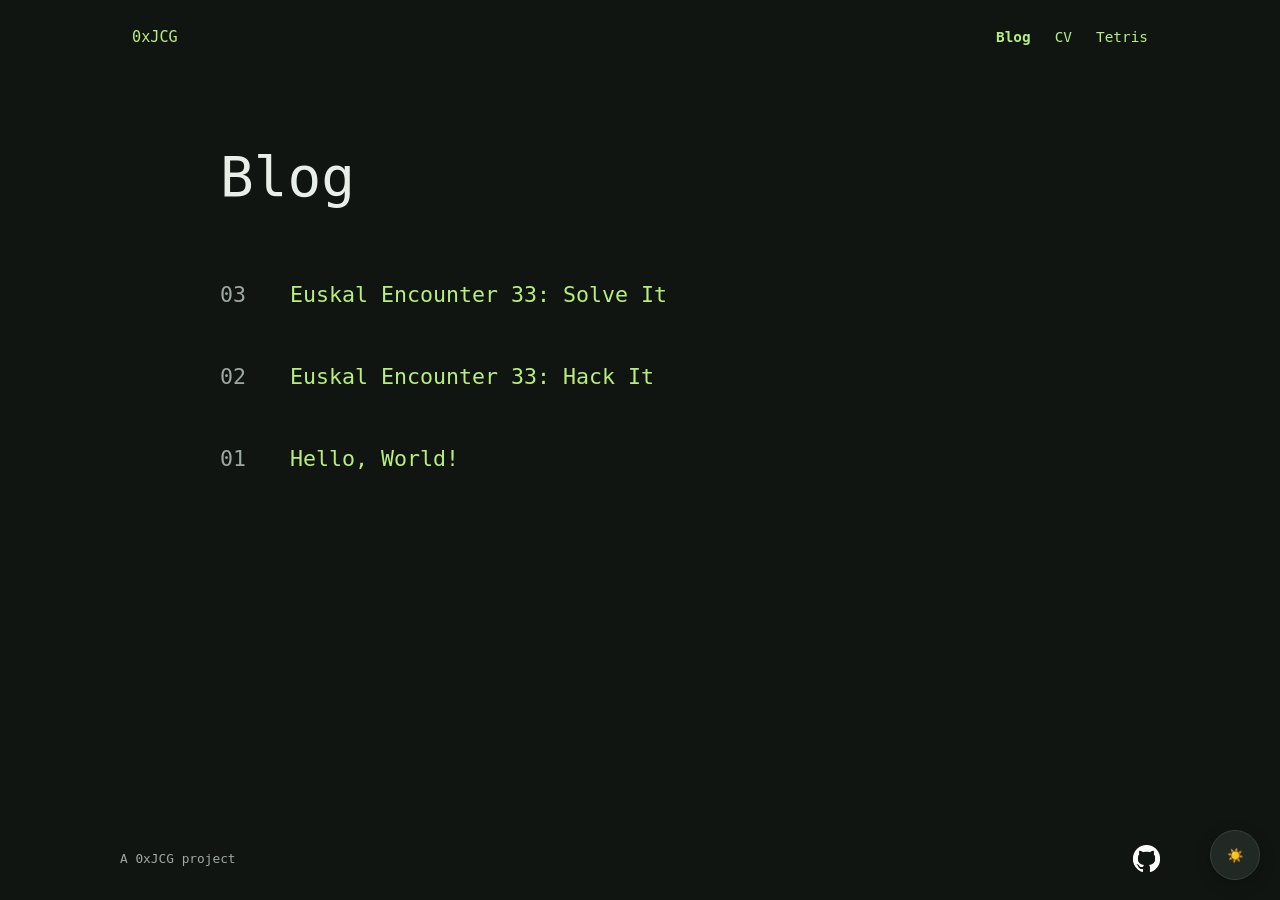
<file: index.html>
<!DOCTYPE html>
<html lang="en">

<head>
  <meta charset="UTF-8">
  <meta name="viewport" content="width=device-width, initial-scale=1.0">
  <title>0xJCG - Blog</title>
  <link rel="icon" href="./favicon.ico" type="image/x-icon">
  <link rel="stylesheet" href="site.css">
  <script src="theme.js" defer></script>
</head>

<body>
  <header class="site-header">
    <a class="site-brand" href="index.html">0xJCG</a>
    <nav class="site-nav" aria-label="Primary">
      <a href="index.html" aria-current="page">Blog</a>
      <a href="cv.html">CV</a>
      <a href="tetris/index.html">Tetris</a>
    </nav>
  </header>
  <button class="theme-toggle" type="button" aria-label="Switch to light mode" title="Switch to light mode">☀️</button>

  <main>
    <h1>Blog</h1>

    <ol class="post-list" reversed>
      <li class="post-item">
        <a href="posts/ee33-solveit.html">Euskal Encounter 33: Solve It</a>
      </li>
      <li class="post-item">
        <a href="posts/ee33-hackit.html">Euskal Encounter 33: Hack It</a>
      </li>
      <li class="post-item">
        <a href="posts/hello-world.html">Hello, World!</a>
      </li>
    </ol>
  </main>

  <footer>
    <p>A 0xJCG project</p>
    <a href="https://github.com/0xJCG/personal-website" target="_blank" rel="noopener"><img src="images/github_logo.png"
      alt="Go to GitHub to see the blog's source code" /></a>
  </footer>
</body>

</html>
</file>
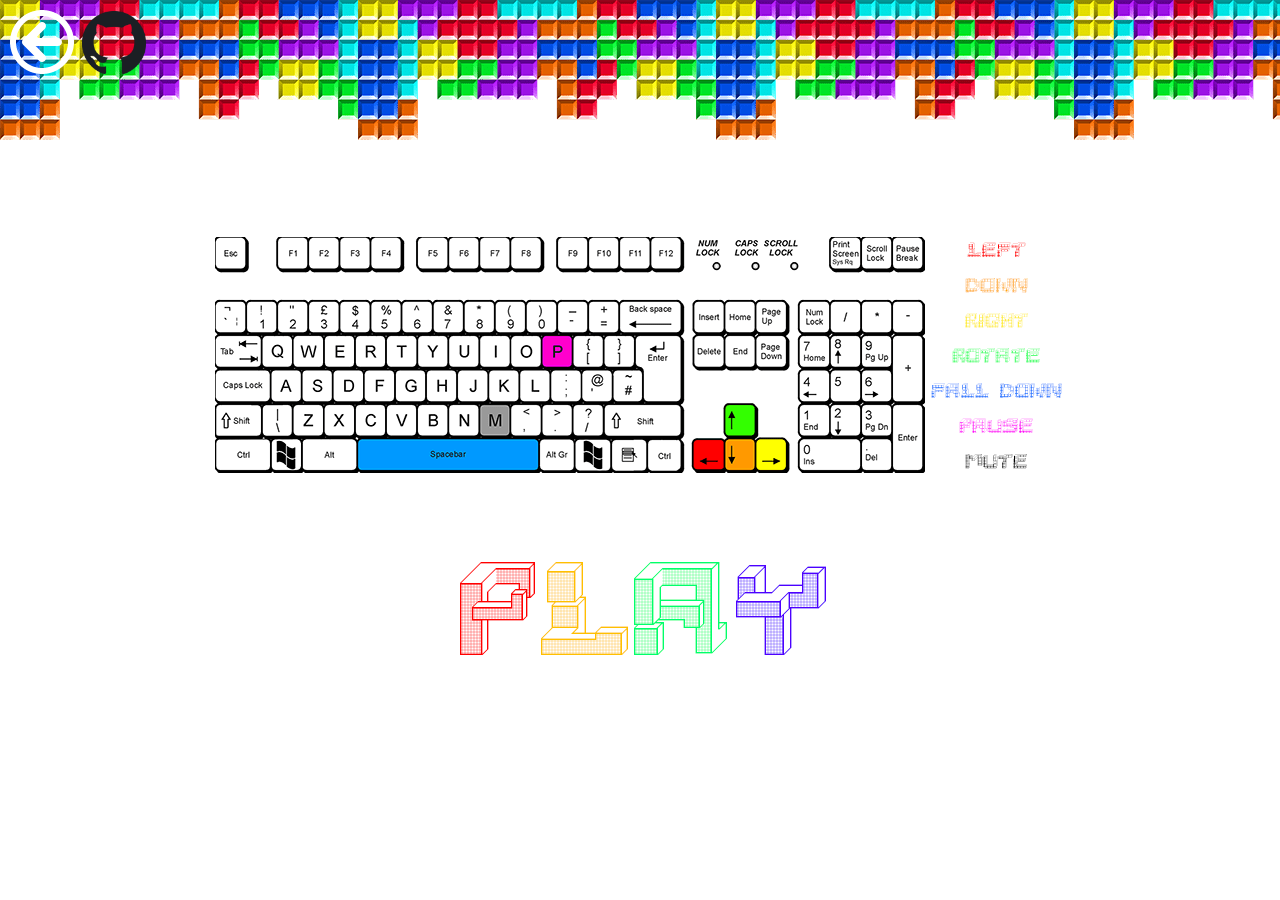
<file: tetris/index.html>
<!DOCTYPE html>
<html lang="en">

<head>
  <meta charset="UTF-8">
  <meta name="viewport" content="width=device-width, initial-scale=1.0">
  <title>0xJCG - Tetris</title>
  <link rel="icon" href="../favicon.ico" type="image/x-icon">
  <style>
    html,
    body {
      background-image: url("images/bg-tetris.png");
      background-repeat: repeat-x;
      font-family: monospace;
      margin: 0;
      padding: 0;
      height: 100%;
    }

    header {
      padding: 10px;
    }

    header img {
      width: 64px;
    }

    #content_help {
      margin-top: 150px;
      text-align: center;
    }
  </style>
</head>

<body>
  <header>
    <a href="../index.html"><img src="images/back.png" alt="Return to main page" /></a>
    <a href="https://github.com/0xJCG/dawe-html5-tetris" target="_blank" rel="noopener"><img
        src="images/github_logo.png" alt="Go to GitHub to see the game's source code" /></a>
  </header>

  <div id="content_help">
    <p><img src="images/single_keyboard.png" alt="Single player keyboard" id="keyboard" /></p>
    <p><a href="single.html" id="play"><img src="images/play.png" alt="Play single player" /></a></p>
  </div>
</body>

</html>
</file>
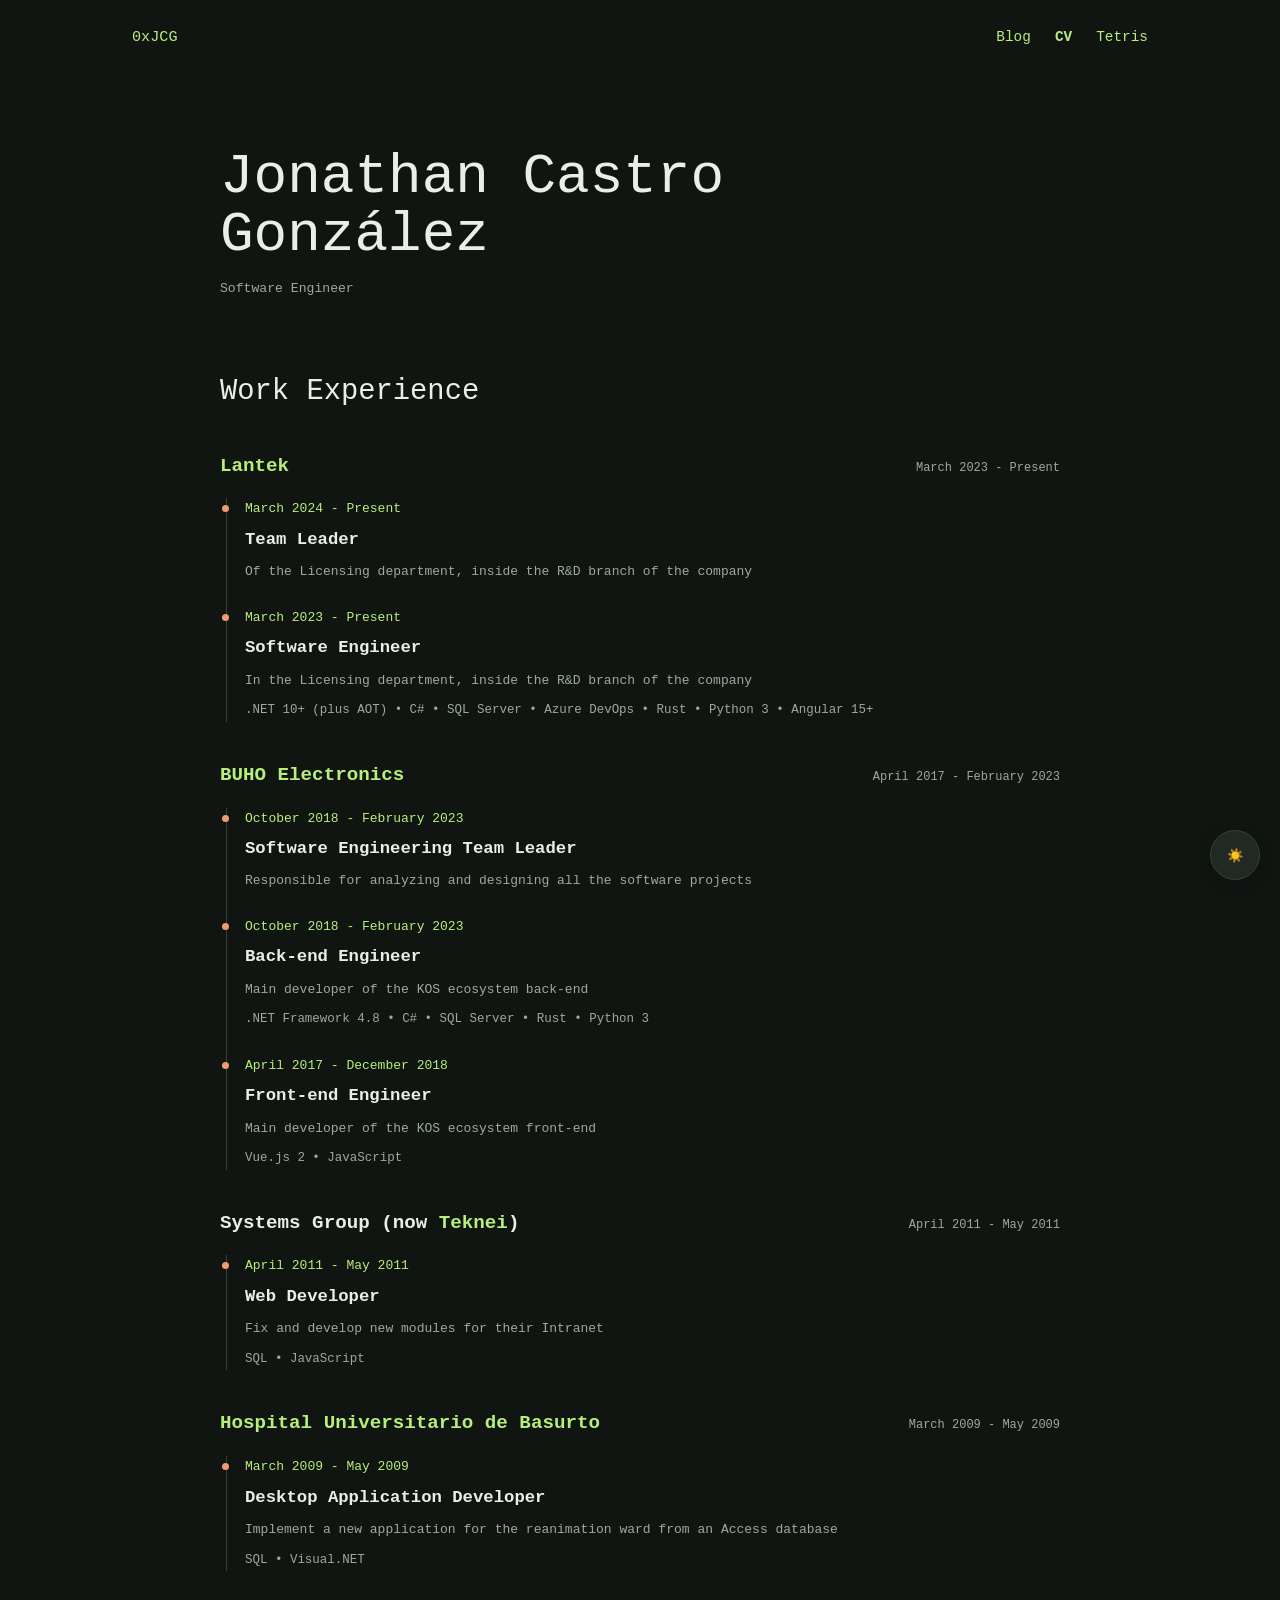
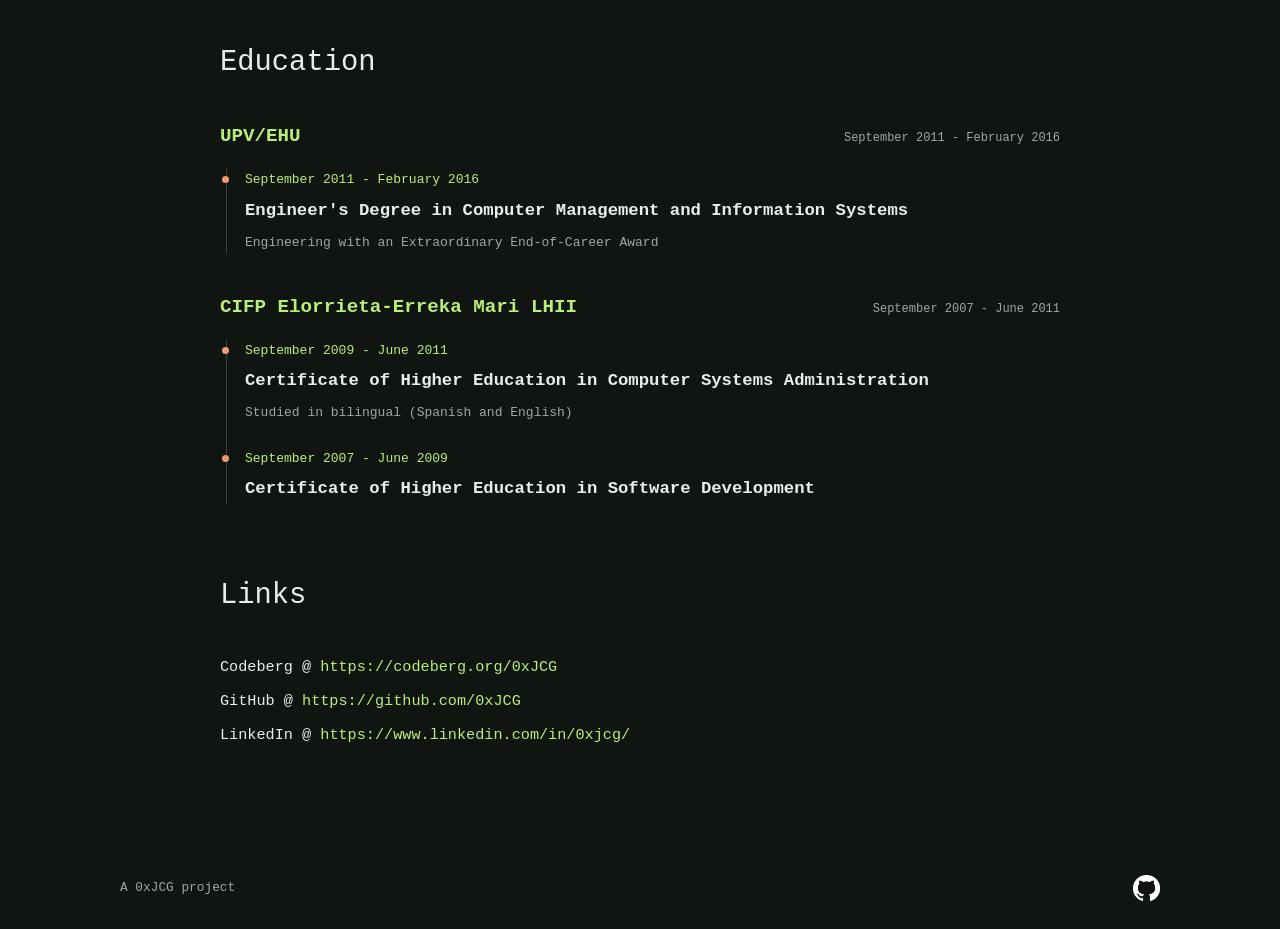
<file: cv.html>
<!DOCTYPE html>
<html lang="en">

<head>
  <meta charset="UTF-8">
  <meta name="viewport" content="width=device-width, initial-scale=1.0">
  <title>0xJCG - Software Engineer</title>
  <link rel="icon" href="./favicon.ico" type="image/x-icon">
  <link rel="stylesheet" href="site.css">
  <script src="theme.js" defer></script>
</head>

<body>
  <header class="site-header">
    <a class="site-brand" href="index.html">0xJCG</a>
    <nav class="site-nav" aria-label="Primary">
      <a href="index.html">Blog</a>
      <a href="cv.html" aria-current="page">CV</a>
      <a href="tetris/index.html">Tetris</a>
    </nav>
  </header>
  <button class="theme-toggle" type="button" aria-label="Switch to light mode" title="Switch to light mode">☀️</button>

  <main>
    <h1>Jonathan Castro Gonz&aacute;lez</h1>
    <p class="page-subtitle">Software Engineer</p>

    <div class="cv">
      <h2>Work Experience</h2>

      <section class="timeline-group">
        <div class="timeline-heading">
          <h3 class="timeline-name"><a href="https://www.lantek.com/" target="_blank" rel="noopener">Lantek</a></h3>
          <p class="timeline-period">March 2023 - Present</p>
        </div>
        <div class="timeline-items">
          <section class="timeline-item">
            <p class="date">March 2024 - Present</p>
            <h4 class="position">Team Leader</h4>
            <p class="description">Of the Licensing department, inside the R&amp;D branch of the company</p>
          </section>
          <section class="timeline-item">
            <p class="date">March 2023 - Present</p>
            <h4 class="position">Software Engineer</h4>
            <p class="description">In the Licensing department, inside the R&amp;D branch of the company</p>
            <p class="techs">.NET 10+ (plus AOT) &#x2022; C# &#x2022; SQL Server &#x2022; Azure DevOps &#x2022; Rust &#x2022; Python 3 &#x2022; Angular 15+</p>
          </section>
        </div>
      </section>

      <section class="timeline-group">
        <div class="timeline-heading">
          <h3 class="timeline-name"><a href="https://e-buho.com/" target="_blank" rel="noopener">BUHO Electronics</a></h3>
          <p class="timeline-period">April 2017 - February 2023</p>
        </div>
        <div class="timeline-items">
          <section class="timeline-item">
            <p class="date">October 2018 - February 2023</p>
            <h4 class="position">Software Engineering Team Leader</h4>
            <p class="description">Responsible for analyzing and designing all the software projects</p>
          </section>
          <section class="timeline-item">
            <p class="date">October 2018 - February 2023</p>
            <h4 class="position">Back-end Engineer</h4>
            <p class="description">Main developer of the KOS ecosystem back-end</p>
            <p class="techs">.NET Framework 4.8 &#x2022; C# &#x2022; SQL Server &#x2022; Rust &#x2022; Python 3</p>
          </section>
          <section class="timeline-item">
            <p class="date">April 2017 - December 2018</p>
            <h4 class="position">Front-end Engineer</h4>
            <p class="description">Main developer of the KOS ecosystem front-end</p>
            <p class="techs">Vue.js 2 &#x2022; JavaScript</p>
          </section>
        </div>
      </section>

      <section class="timeline-group">
        <div class="timeline-heading">
          <h3 class="timeline-name">Systems Group (now <a href="https://www.teknei.com/" target="_blank" rel="noopener">Teknei</a>)</h3>
          <p class="timeline-period">April 2011 - May 2011</p>
        </div>
        <div class="timeline-items">
          <section class="timeline-item">
            <p class="date">April 2011 - May 2011</p>
            <h4 class="position">Web Developer</h4>
            <p class="description">Fix and develop new modules for their Intranet</p>
            <p class="techs">SQL &#x2022; JavaScript</p>
          </section>
        </div>
      </section>

      <section class="timeline-group">
        <div class="timeline-heading">
          <h3 class="timeline-name"><a href="https://www.osakidetza.euskadi.eus/hospital-universitario-de-basurto/webosk00-cercon/es/" target="_blank" rel="noopener">Hospital Universitario de Basurto</a></h3>
          <p class="timeline-period">March 2009 - May 2009</p>
        </div>
        <div class="timeline-items">
          <section class="timeline-item">
            <p class="date">March 2009 - May 2009</p>
            <h4 class="position">Desktop Application Developer</h4>
            <p class="description">Implement a new application for the reanimation ward from an Access database</p>
            <p class="techs">SQL &#x2022; Visual.NET</p>
          </section>
        </div>
      </section>
    </div>

    <div class="data">
      <h2>Education</h2>

      <section class="timeline-group">
        <div class="timeline-heading">
          <h3 class="timeline-name"><a href="https://www.ehu.eus/" target="_blank" rel="noopener">UPV/EHU</a></h3>
          <p class="timeline-period">September 2011 - February 2016</p>
        </div>
        <div class="timeline-items">
          <section class="timeline-item">
            <p class="date">September 2011 - February 2016</p>
            <h4 class="position">Engineer's Degree in Computer Management and Information Systems</h4>
            <p class="description">Engineering with an Extraordinary End-of-Career Award</p>
          </section>
        </div>
      </section>

      <section class="timeline-group">
        <div class="timeline-heading">
          <h3 class="timeline-name"><a href="https://www.elorrieta.eus/" target="_blank" rel="noopener">CIFP Elorrieta-Erreka Mari LHII</a></h3>
          <p class="timeline-period">September 2007 - June 2011</p>
        </div>
        <div class="timeline-items">
          <section class="timeline-item">
            <p class="date">September 2009 - June 2011</p>
            <h4 class="position">Certificate of Higher Education in Computer Systems Administration</h4>
            <p class="description">Studied in bilingual (Spanish and English)</p>
          </section>
          <section class="timeline-item">
            <p class="date">September 2007 - June 2009</p>
            <h4 class="position">Certificate of Higher Education in Software Development</h4>
          </section>
        </div>
      </section>
    </div>

    <div class="data">
      <h2>Links</h2>

      <div class="link">
        <div class="profile">
          <h3>Codeberg @ <a href="https://codeberg.org/0xJCG" target="_blank"
              rel="noopener">https://codeberg.org/0xJCG</a>
          </h3>
        </div>
      </div>

      <div class="link">
        <div class="profile">
          <h3>GitHub @ <a href="https://github.com/0xJCG" target="_blank"
              rel="noopener">https://github.com/0xJCG</a>
          </h3>
        </div>
      </div>

      <div class="link">
        <div class="profile">
          <h3>LinkedIn @ <a href="https://www.linkedin.com/in/0xjcg/" target="_blank"
              rel="noopener">https://www.linkedin.com/in/0xjcg/</a></h3>
        </div>
      </div>
    </div>
  </main>

  <footer>
    <p>A 0xJCG project</p>
    <a href="https://github.com/0xJCG/personal-website" target="_blank" rel="noopener"><img src="images/github_logo.png"
      alt="Go to GitHub to see the blog's source code" /></a>
  </footer>
</body>

</html>
</file>
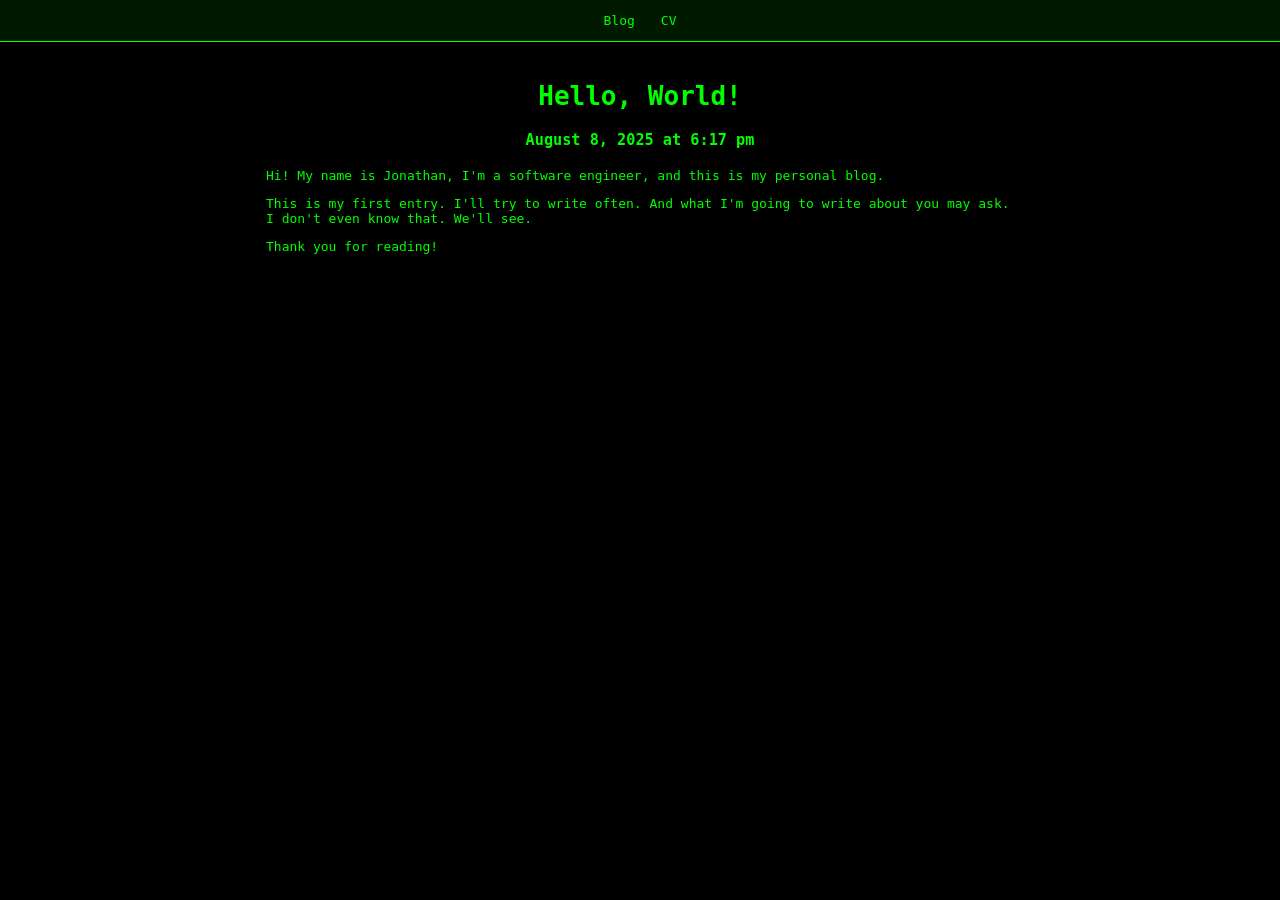
<file: hello-world.html>
<!DOCTYPE html>
<html lang="en">

<head>
  <meta charset="UTF-8">
  <meta name="viewport" content="width=device-width, initial-scale=1.0">
  <title>0xJCG - Hello, World!</title>
  <link rel="icon" href="./favicon.ico" type="image/x-icon">
  <style>
    * {
      box-sizing: border-box;
    }

    html, body {
      margin: 0;
      padding: 0;
      height: 100%;
      background-color: black;
      color: #00ff00;
      font-family: monospace;
    }

    body {
      display: flex;
      flex-direction: column;
    }

    header {
      background-color: #001a00;
      padding: 1rem;
      display: flex;
      justify-content: center;
      border-bottom: 1px solid #00ff00;
    }

    header a {
      color: #00ff00;
      text-decoration: none;
      margin: 0 1rem;
    }

    header a:hover {
      text-decoration: underline;
    }

    main {
      flex: 1;
      display: flex;
      flex-direction: column;
      align-items: center;
      justify-content: flex-start;
      max-width: 800px;
      width: 100%;
      margin: 0 auto;
      padding: 2rem;
      text-align: center;
    }

    h1, h3 {
      margin-top: 1rem;
      margin-bottom: 0.5rem;
    }

    #post {
      text-align: left;
    }
  </style>
</head>

<body>
  <header>
    <a href="index.html">Blog</a>
    <a href="cv.html">CV</a>
  </header>

  <main>
    <h1>Hello, World!</h1>
    <h3>August 8, 2025 at 6:17 pm</h3>

    <div id="post">
      <p>Hi! My name is Jonathan, I'm a software engineer, and this is my personal blog.</p>
      <p>This is my first entry. I'll try to write often. And what I'm going to write about you may ask. I don't even know that. We'll see.</p>
      <p>Thank you for reading!</p>
    </div>
  </main>
</body>

</html>
</file>
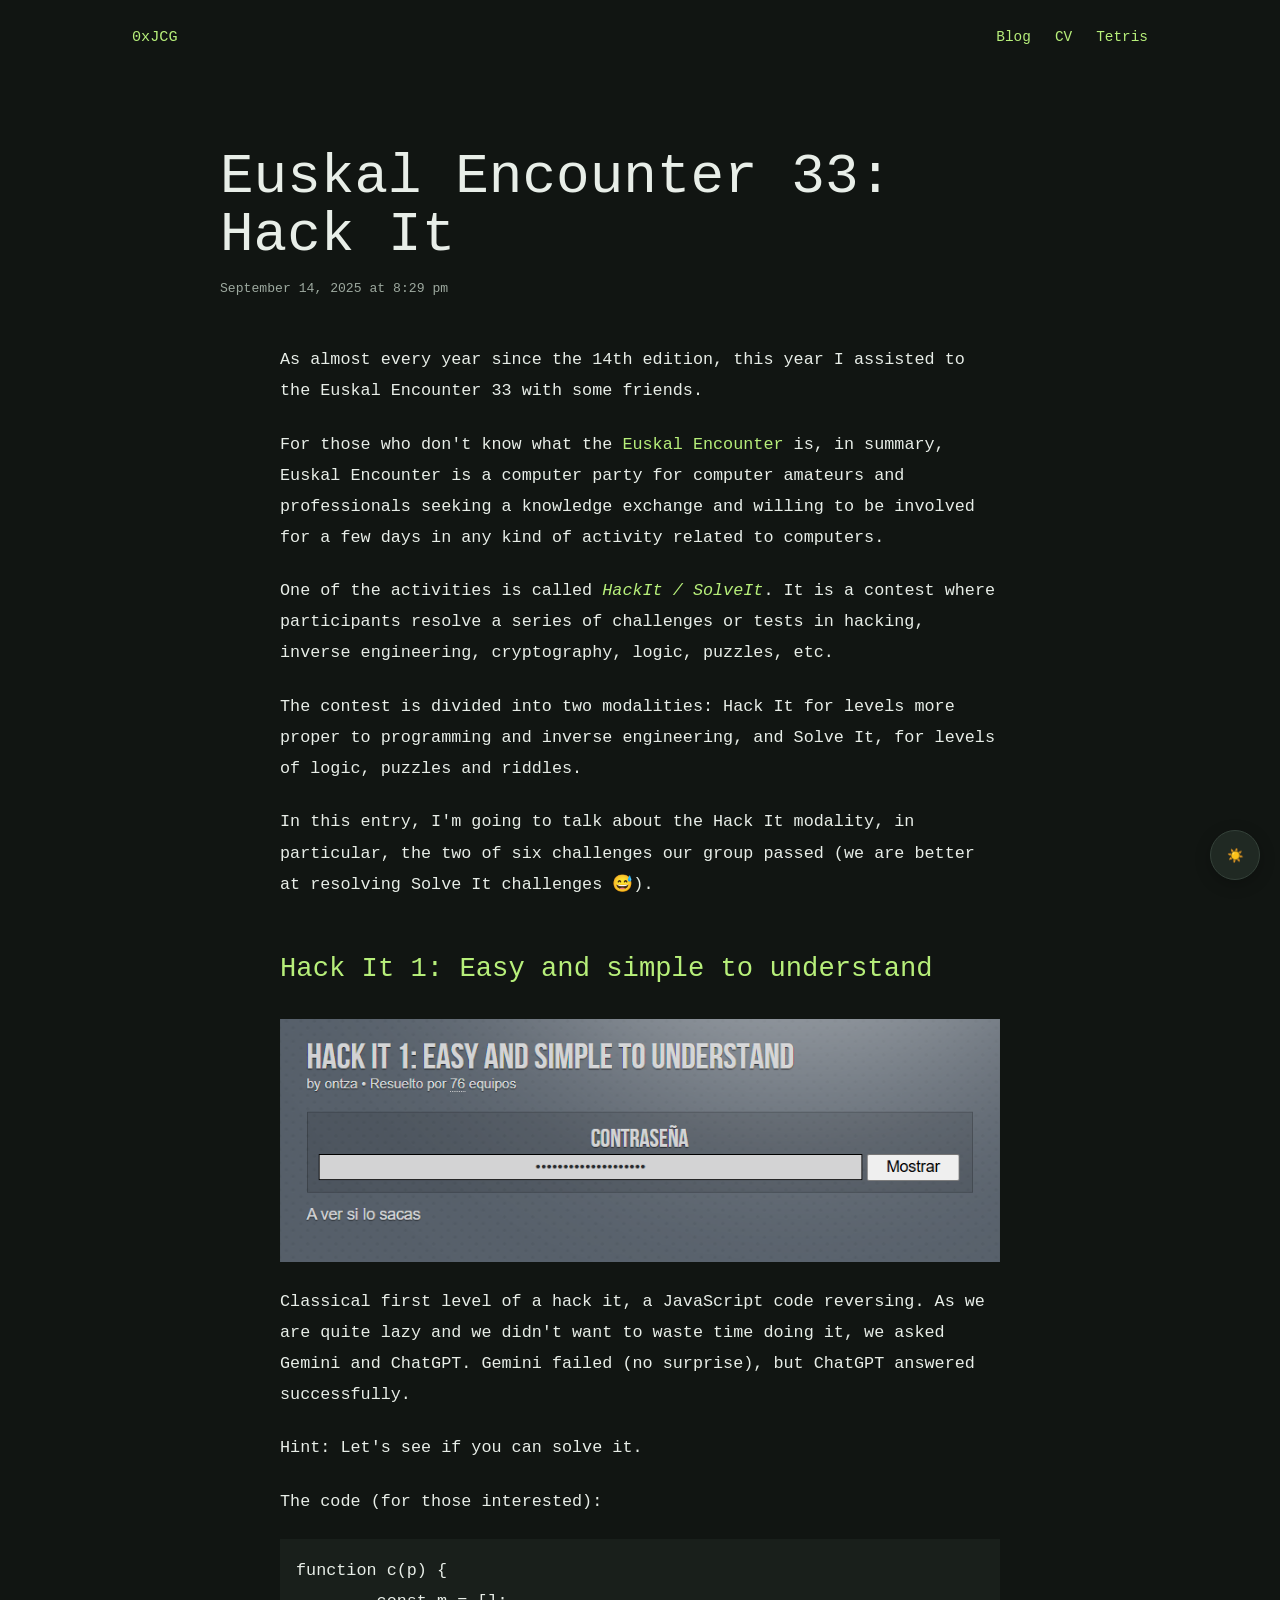
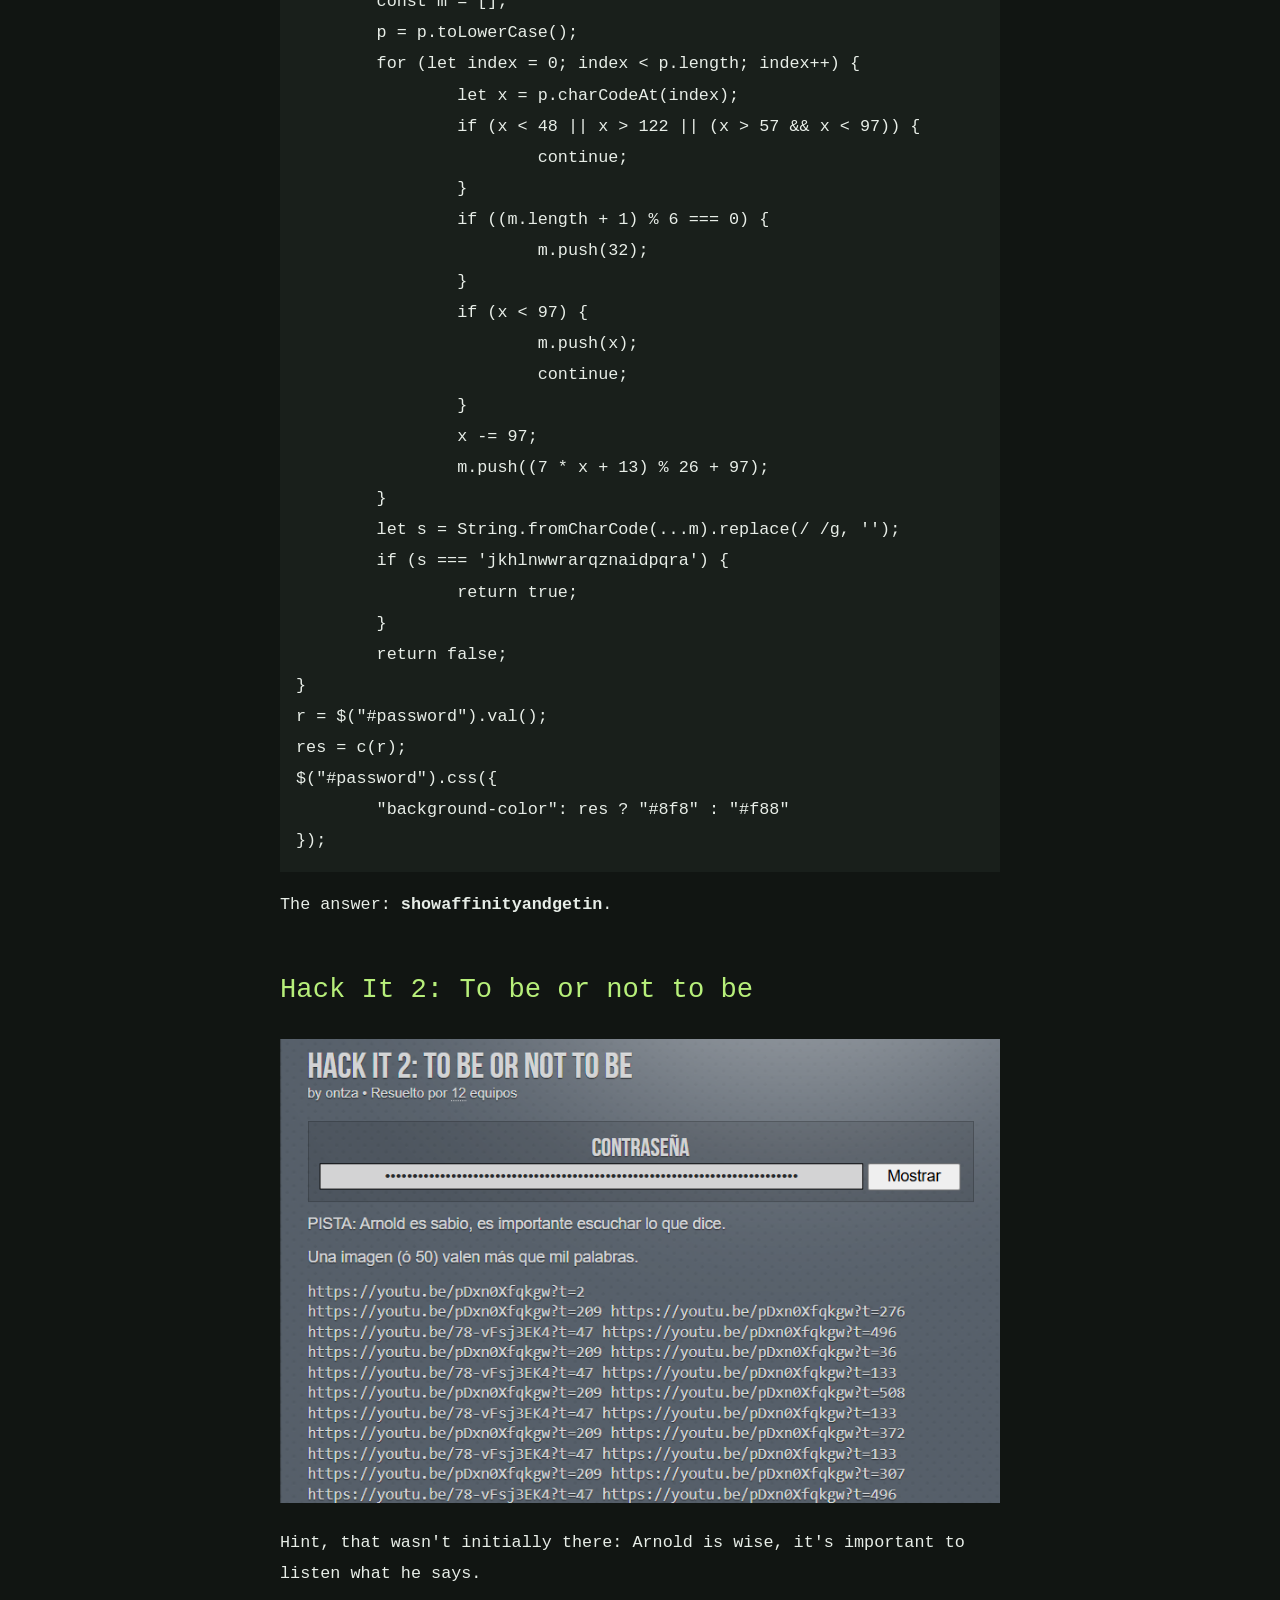
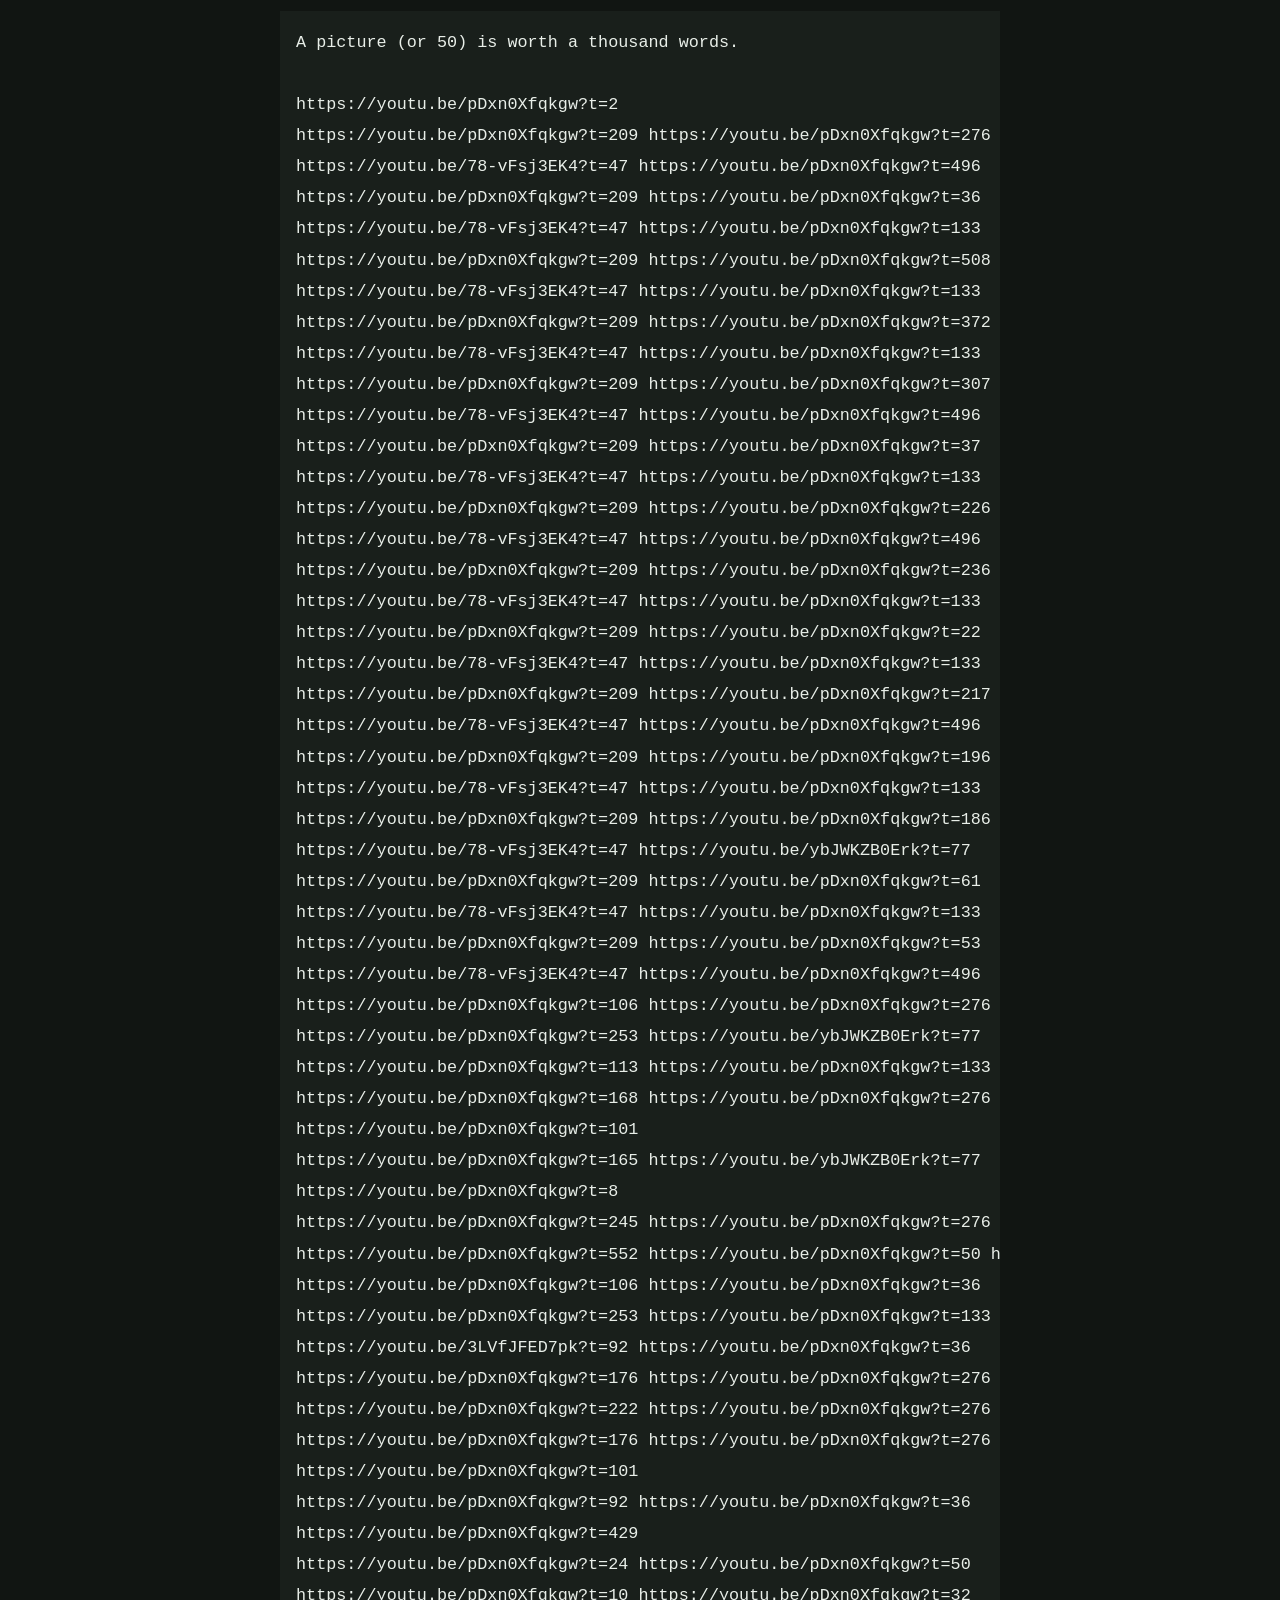
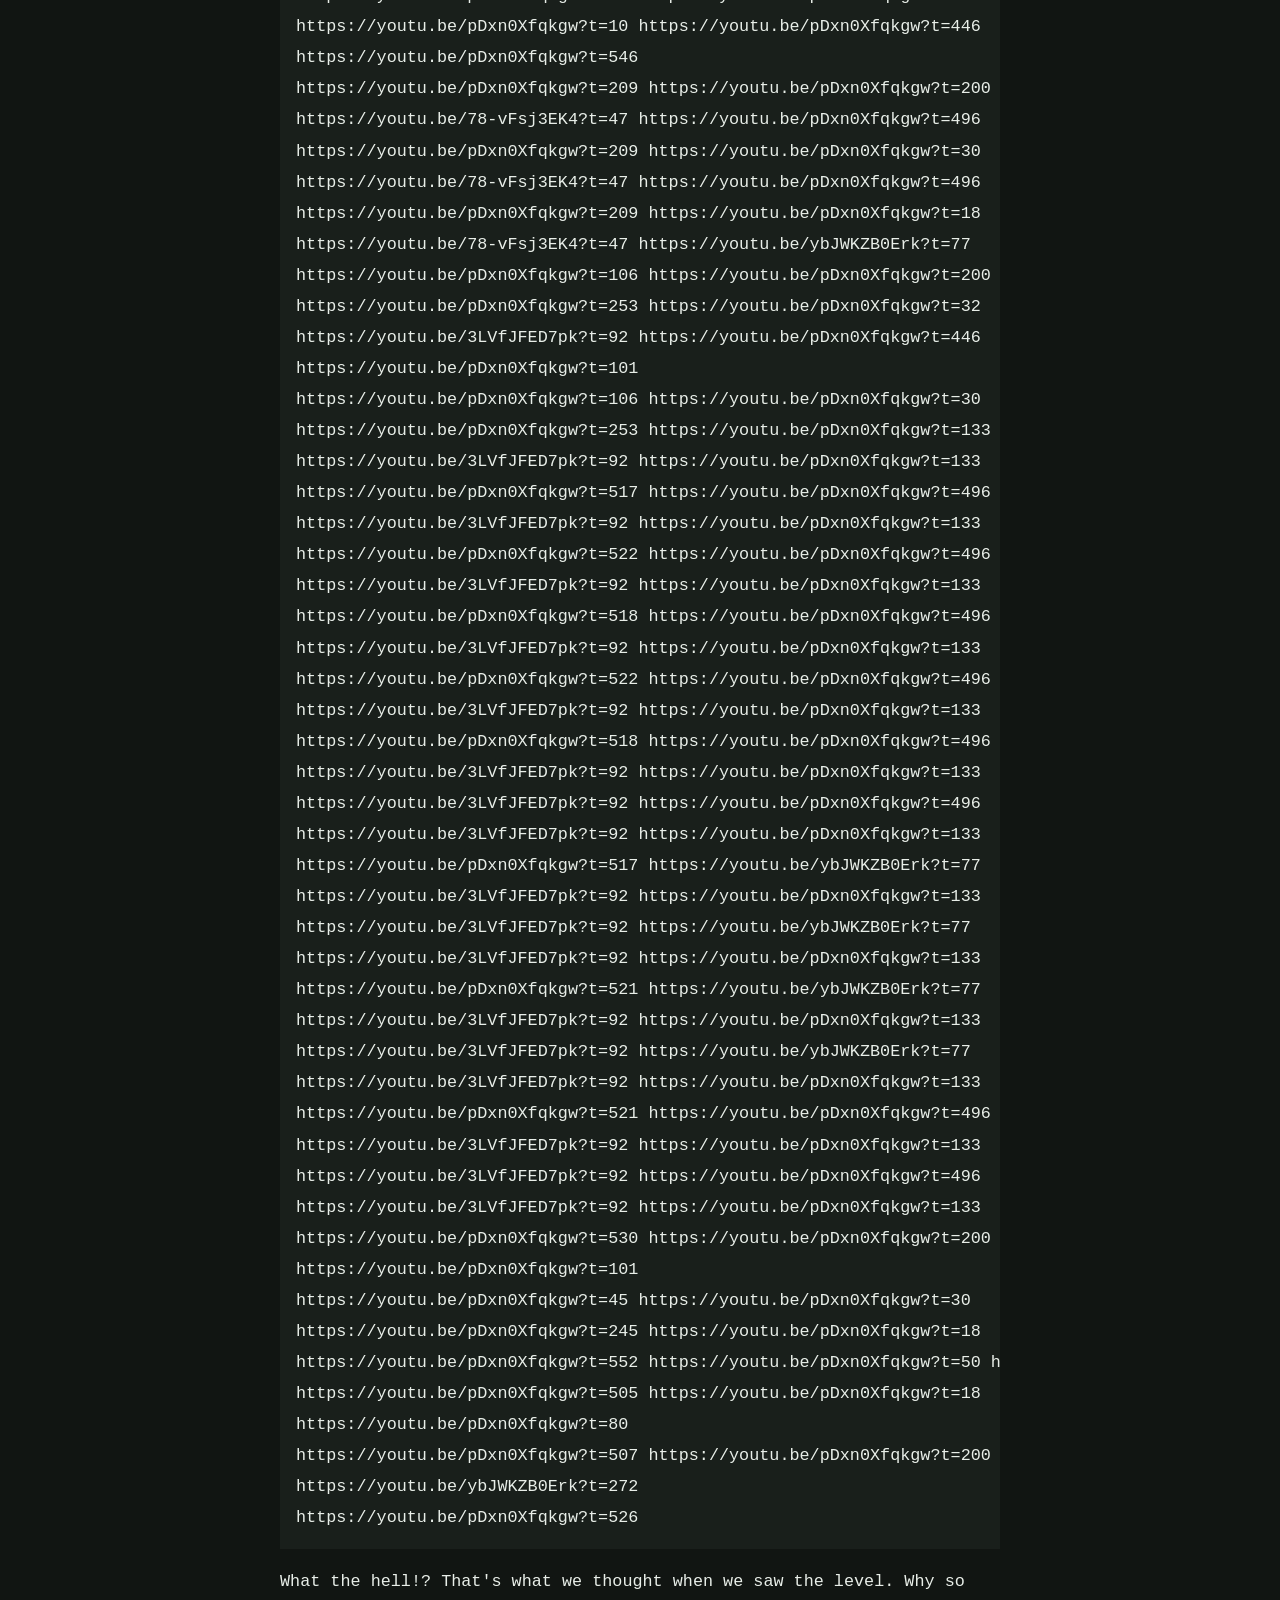
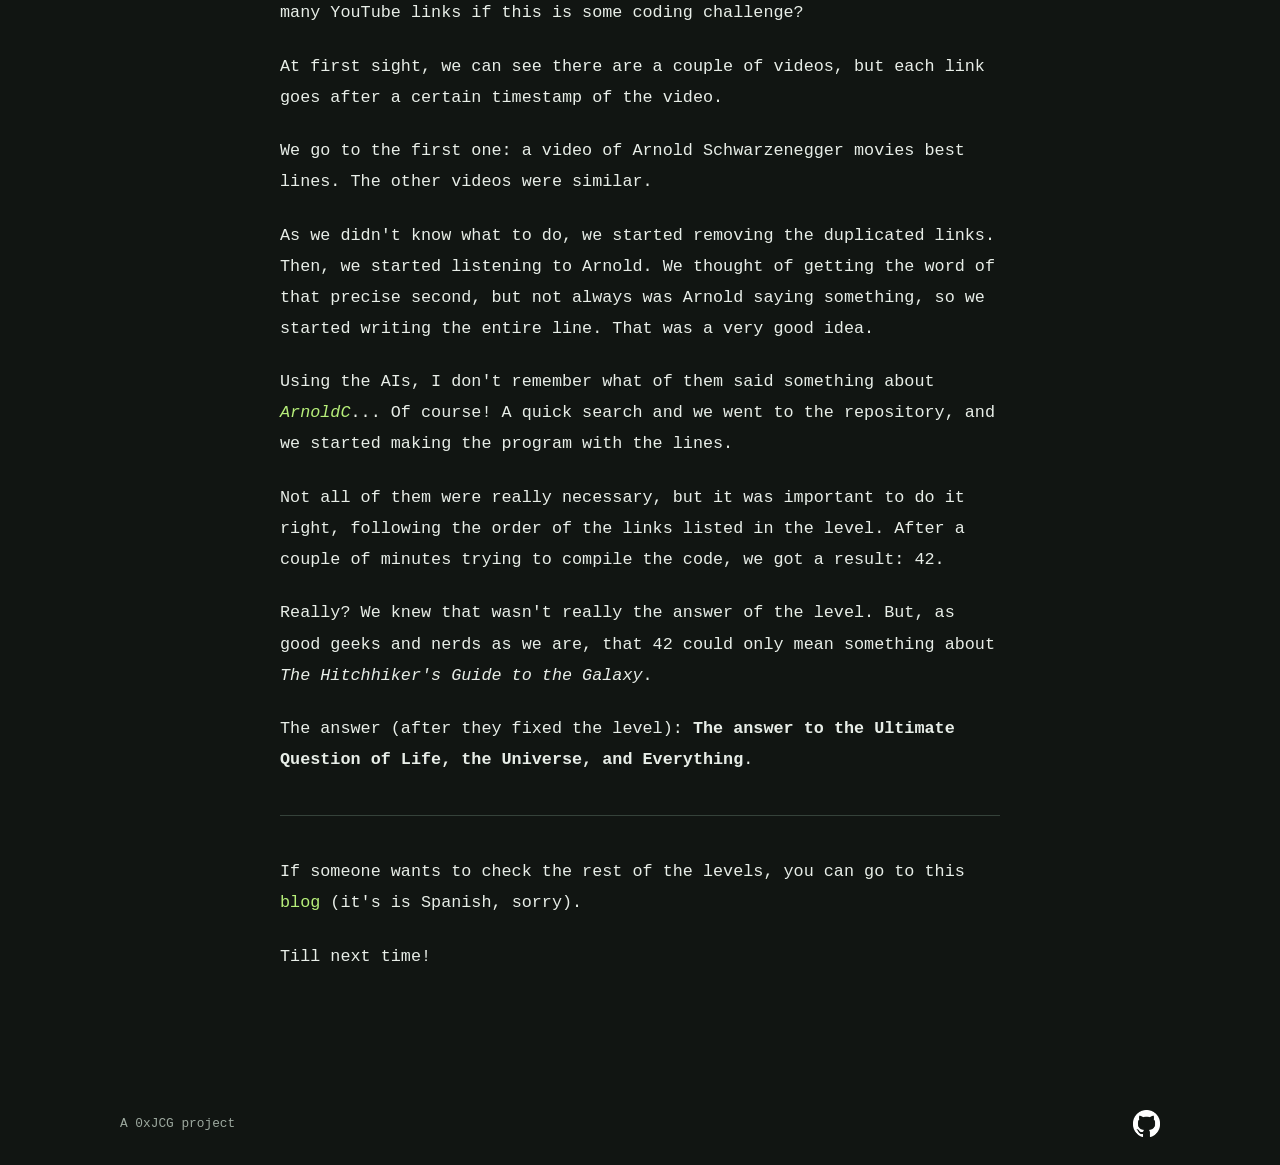
<file: posts/ee33-hackit.html>
<!DOCTYPE html>
<html lang="en">

<head>
    <meta charset="UTF-8">
    <meta name="viewport" content="width=device-width, initial-scale=1.0">
    <title>0xJCG - Euskal Encounter 33: Hack it</title>
    <link rel="icon" href="../favicon.ico" type="image/x-icon">
    <link rel="stylesheet" href="../site.css">
    <script src="../theme.js" defer></script>
</head>

<body>
    <header class="site-header">
        <a class="site-brand" href="../index.html">0xJCG</a>
        <nav class="site-nav" aria-label="Primary">
            <a href="../index.html">Blog</a>
            <a href="../cv.html">CV</a>
            <a href="../tetris/index.html">Tetris</a>
        </nav>
    </header>
    <button class="theme-toggle" type="button" aria-label="Switch to light mode" title="Switch to light mode">☀️</button>

    <main>
        <h1>Euskal Encounter 33: Hack It</h1>
        <p class="post-date"><time datetime="2025-09-14T20:29">September 14, 2025 at 8:29 pm</time></p>

        <article id="post">
            <p>As almost every year since the 14th edition, this year I assisted to the Euskal Encounter 33 with some
                friends.</p>
            <p>For those who don't know what the <a href="https://ee33.euskalencounter.org/en/" target="_blank"
                    rel="noopener">Euskal Encounter</a> is, in summary, Euskal Encounter is a computer party
                for computer amateurs and professionals seeking a knowledge exchange and willing to be involved for a
                few days in any kind of activity related to computers.</p>
            <p>One of the activities is called <a
                    href="https://ee33.euskalencounter.org/en/free-software/hackit-solveit.html" target="_blank"
                    rel="noopener"><em>HackIt / SolveIt</em></a>. It is a contest where participants resolve a series of
                challenges or tests in hacking, inverse engineering, cryptography, logic, puzzles, etc.</p>
            <p>The contest is divided into two modalities: Hack It for levels more proper to programming and inverse
                engineering, and Solve It, for levels of logic, puzzles and riddles.</p>
            <p>In this entry, I'm going to talk about the Hack It modality, in particular, the two of six challenges our
                group passed (we are better at resolving Solve It challenges &#128517;).</p>
            <h2>Hack It 1: Easy and simple to understand</h2>
            <img src="../images/ee33-hi1.png" alt="Challenge screen with a masked password and the prompt 'A ver si lo sacas' ('See if you can solve it').">
            <p>Classical first level of a hack it, a JavaScript code reversing. As we are quite lazy and we didn't
                want to waste time doing it, we asked Gemini and ChatGPT. Gemini failed (no surprise), but ChatGPT
                answered successfully.</p>
            <p>Hint: Let's see if you can solve it.</p>
            <p>The code (for those interested):</p>
            <pre>
function c(p) {
	const m = [];
	p = p.toLowerCase();
	for (let index = 0; index < p.length; index++) {
		let x = p.charCodeAt(index);
		if (x < 48 || x > 122 || (x > 57 && x < 97)) {
			continue;
		}
		if ((m.length + 1) % 6 === 0) {
			m.push(32);
		}
		if (x < 97) {
			m.push(x);
			continue;
		}
		x -= 97;
		m.push((7 * x + 13) % 26 + 97);
	}
	let s = String.fromCharCode(...m).replace(/ /g, '');
	if (s === 'jkhlnwwrarqznaidpqra') {
		return true;
	}
	return false;
}
r = $("#password").val();
res = c(r);
$("#password").css({
	"background-color": res ? "#8f8" : "#f88"
});</pre>
            <p>The answer: <b>showaffinityandgetin</b>.</p>
            <h2>Hack It 2: To be or not to be</h2>
            <img src="../images/ee33-hi2.png" alt="">
            <p>Hint, that wasn't initially there: Arnold is wise, it's important to listen what he says.</p>
            <pre>
A picture (or 50) is worth a thousand words.

https://youtu.be/pDxn0Xfqkgw?t=2
https://youtu.be/pDxn0Xfqkgw?t=209 https://youtu.be/pDxn0Xfqkgw?t=276
https://youtu.be/78-vFsj3EK4?t=47 https://youtu.be/pDxn0Xfqkgw?t=496
https://youtu.be/pDxn0Xfqkgw?t=209 https://youtu.be/pDxn0Xfqkgw?t=36
https://youtu.be/78-vFsj3EK4?t=47 https://youtu.be/pDxn0Xfqkgw?t=133
https://youtu.be/pDxn0Xfqkgw?t=209 https://youtu.be/pDxn0Xfqkgw?t=508
https://youtu.be/78-vFsj3EK4?t=47 https://youtu.be/pDxn0Xfqkgw?t=133
https://youtu.be/pDxn0Xfqkgw?t=209 https://youtu.be/pDxn0Xfqkgw?t=372
https://youtu.be/78-vFsj3EK4?t=47 https://youtu.be/pDxn0Xfqkgw?t=133
https://youtu.be/pDxn0Xfqkgw?t=209 https://youtu.be/pDxn0Xfqkgw?t=307
https://youtu.be/78-vFsj3EK4?t=47 https://youtu.be/pDxn0Xfqkgw?t=496
https://youtu.be/pDxn0Xfqkgw?t=209 https://youtu.be/pDxn0Xfqkgw?t=37
https://youtu.be/78-vFsj3EK4?t=47 https://youtu.be/pDxn0Xfqkgw?t=133
https://youtu.be/pDxn0Xfqkgw?t=209 https://youtu.be/pDxn0Xfqkgw?t=226
https://youtu.be/78-vFsj3EK4?t=47 https://youtu.be/pDxn0Xfqkgw?t=496
https://youtu.be/pDxn0Xfqkgw?t=209 https://youtu.be/pDxn0Xfqkgw?t=236
https://youtu.be/78-vFsj3EK4?t=47 https://youtu.be/pDxn0Xfqkgw?t=133
https://youtu.be/pDxn0Xfqkgw?t=209 https://youtu.be/pDxn0Xfqkgw?t=22
https://youtu.be/78-vFsj3EK4?t=47 https://youtu.be/pDxn0Xfqkgw?t=133
https://youtu.be/pDxn0Xfqkgw?t=209 https://youtu.be/pDxn0Xfqkgw?t=217
https://youtu.be/78-vFsj3EK4?t=47 https://youtu.be/pDxn0Xfqkgw?t=496
https://youtu.be/pDxn0Xfqkgw?t=209 https://youtu.be/pDxn0Xfqkgw?t=196
https://youtu.be/78-vFsj3EK4?t=47 https://youtu.be/pDxn0Xfqkgw?t=133
https://youtu.be/pDxn0Xfqkgw?t=209 https://youtu.be/pDxn0Xfqkgw?t=186
https://youtu.be/78-vFsj3EK4?t=47 https://youtu.be/ybJWKZB0Erk?t=77
https://youtu.be/pDxn0Xfqkgw?t=209 https://youtu.be/pDxn0Xfqkgw?t=61
https://youtu.be/78-vFsj3EK4?t=47 https://youtu.be/pDxn0Xfqkgw?t=133
https://youtu.be/pDxn0Xfqkgw?t=209 https://youtu.be/pDxn0Xfqkgw?t=53
https://youtu.be/78-vFsj3EK4?t=47 https://youtu.be/pDxn0Xfqkgw?t=496
https://youtu.be/pDxn0Xfqkgw?t=106 https://youtu.be/pDxn0Xfqkgw?t=276
https://youtu.be/pDxn0Xfqkgw?t=253 https://youtu.be/ybJWKZB0Erk?t=77
https://youtu.be/pDxn0Xfqkgw?t=113 https://youtu.be/pDxn0Xfqkgw?t=133
https://youtu.be/pDxn0Xfqkgw?t=168 https://youtu.be/pDxn0Xfqkgw?t=276
https://youtu.be/pDxn0Xfqkgw?t=101
https://youtu.be/pDxn0Xfqkgw?t=165 https://youtu.be/ybJWKZB0Erk?t=77
https://youtu.be/pDxn0Xfqkgw?t=8
https://youtu.be/pDxn0Xfqkgw?t=245 https://youtu.be/pDxn0Xfqkgw?t=276
https://youtu.be/pDxn0Xfqkgw?t=552 https://youtu.be/pDxn0Xfqkgw?t=50 https://youtu.be/pDxn0Xfqkgw?t=133 https://youtu.be/pDxn0Xfqkgw?t=133
https://youtu.be/pDxn0Xfqkgw?t=106 https://youtu.be/pDxn0Xfqkgw?t=36
https://youtu.be/pDxn0Xfqkgw?t=253 https://youtu.be/pDxn0Xfqkgw?t=133
https://youtu.be/3LVfJFED7pk?t=92 https://youtu.be/pDxn0Xfqkgw?t=36
https://youtu.be/pDxn0Xfqkgw?t=176 https://youtu.be/pDxn0Xfqkgw?t=276
https://youtu.be/pDxn0Xfqkgw?t=222 https://youtu.be/pDxn0Xfqkgw?t=276
https://youtu.be/pDxn0Xfqkgw?t=176 https://youtu.be/pDxn0Xfqkgw?t=276
https://youtu.be/pDxn0Xfqkgw?t=101
https://youtu.be/pDxn0Xfqkgw?t=92 https://youtu.be/pDxn0Xfqkgw?t=36
https://youtu.be/pDxn0Xfqkgw?t=429
https://youtu.be/pDxn0Xfqkgw?t=24 https://youtu.be/pDxn0Xfqkgw?t=50
https://youtu.be/pDxn0Xfqkgw?t=10 https://youtu.be/pDxn0Xfqkgw?t=32
https://youtu.be/pDxn0Xfqkgw?t=10 https://youtu.be/pDxn0Xfqkgw?t=446
https://youtu.be/pDxn0Xfqkgw?t=546
https://youtu.be/pDxn0Xfqkgw?t=209 https://youtu.be/pDxn0Xfqkgw?t=200
https://youtu.be/78-vFsj3EK4?t=47 https://youtu.be/pDxn0Xfqkgw?t=496
https://youtu.be/pDxn0Xfqkgw?t=209 https://youtu.be/pDxn0Xfqkgw?t=30
https://youtu.be/78-vFsj3EK4?t=47 https://youtu.be/pDxn0Xfqkgw?t=496
https://youtu.be/pDxn0Xfqkgw?t=209 https://youtu.be/pDxn0Xfqkgw?t=18
https://youtu.be/78-vFsj3EK4?t=47 https://youtu.be/ybJWKZB0Erk?t=77
https://youtu.be/pDxn0Xfqkgw?t=106 https://youtu.be/pDxn0Xfqkgw?t=200
https://youtu.be/pDxn0Xfqkgw?t=253 https://youtu.be/pDxn0Xfqkgw?t=32
https://youtu.be/3LVfJFED7pk?t=92 https://youtu.be/pDxn0Xfqkgw?t=446
https://youtu.be/pDxn0Xfqkgw?t=101
https://youtu.be/pDxn0Xfqkgw?t=106 https://youtu.be/pDxn0Xfqkgw?t=30
https://youtu.be/pDxn0Xfqkgw?t=253 https://youtu.be/pDxn0Xfqkgw?t=133
https://youtu.be/3LVfJFED7pk?t=92 https://youtu.be/pDxn0Xfqkgw?t=133
https://youtu.be/pDxn0Xfqkgw?t=517 https://youtu.be/pDxn0Xfqkgw?t=496
https://youtu.be/3LVfJFED7pk?t=92 https://youtu.be/pDxn0Xfqkgw?t=133
https://youtu.be/pDxn0Xfqkgw?t=522 https://youtu.be/pDxn0Xfqkgw?t=496
https://youtu.be/3LVfJFED7pk?t=92 https://youtu.be/pDxn0Xfqkgw?t=133
https://youtu.be/pDxn0Xfqkgw?t=518 https://youtu.be/pDxn0Xfqkgw?t=496
https://youtu.be/3LVfJFED7pk?t=92 https://youtu.be/pDxn0Xfqkgw?t=133
https://youtu.be/pDxn0Xfqkgw?t=522 https://youtu.be/pDxn0Xfqkgw?t=496
https://youtu.be/3LVfJFED7pk?t=92 https://youtu.be/pDxn0Xfqkgw?t=133
https://youtu.be/pDxn0Xfqkgw?t=518 https://youtu.be/pDxn0Xfqkgw?t=496
https://youtu.be/3LVfJFED7pk?t=92 https://youtu.be/pDxn0Xfqkgw?t=133
https://youtu.be/3LVfJFED7pk?t=92 https://youtu.be/pDxn0Xfqkgw?t=496
https://youtu.be/3LVfJFED7pk?t=92 https://youtu.be/pDxn0Xfqkgw?t=133
https://youtu.be/pDxn0Xfqkgw?t=517 https://youtu.be/ybJWKZB0Erk?t=77
https://youtu.be/3LVfJFED7pk?t=92 https://youtu.be/pDxn0Xfqkgw?t=133
https://youtu.be/3LVfJFED7pk?t=92 https://youtu.be/ybJWKZB0Erk?t=77
https://youtu.be/3LVfJFED7pk?t=92 https://youtu.be/pDxn0Xfqkgw?t=133
https://youtu.be/pDxn0Xfqkgw?t=521 https://youtu.be/ybJWKZB0Erk?t=77
https://youtu.be/3LVfJFED7pk?t=92 https://youtu.be/pDxn0Xfqkgw?t=133
https://youtu.be/3LVfJFED7pk?t=92 https://youtu.be/ybJWKZB0Erk?t=77
https://youtu.be/3LVfJFED7pk?t=92 https://youtu.be/pDxn0Xfqkgw?t=133
https://youtu.be/pDxn0Xfqkgw?t=521 https://youtu.be/pDxn0Xfqkgw?t=496
https://youtu.be/3LVfJFED7pk?t=92 https://youtu.be/pDxn0Xfqkgw?t=133
https://youtu.be/3LVfJFED7pk?t=92 https://youtu.be/pDxn0Xfqkgw?t=496
https://youtu.be/3LVfJFED7pk?t=92 https://youtu.be/pDxn0Xfqkgw?t=133
https://youtu.be/pDxn0Xfqkgw?t=530 https://youtu.be/pDxn0Xfqkgw?t=200
https://youtu.be/pDxn0Xfqkgw?t=101
https://youtu.be/pDxn0Xfqkgw?t=45 https://youtu.be/pDxn0Xfqkgw?t=30
https://youtu.be/pDxn0Xfqkgw?t=245 https://youtu.be/pDxn0Xfqkgw?t=18
https://youtu.be/pDxn0Xfqkgw?t=552 https://youtu.be/pDxn0Xfqkgw?t=50 https://youtu.be/pDxn0Xfqkgw?t=446 https://youtu.be/pDxn0Xfqkgw?t=200
https://youtu.be/pDxn0Xfqkgw?t=505 https://youtu.be/pDxn0Xfqkgw?t=18 
https://youtu.be/pDxn0Xfqkgw?t=80
https://youtu.be/pDxn0Xfqkgw?t=507 https://youtu.be/pDxn0Xfqkgw?t=200
https://youtu.be/ybJWKZB0Erk?t=272
https://youtu.be/pDxn0Xfqkgw?t=526</pre>
            <p>What the hell!? That's what we thought when we saw the level. Why so many YouTube links if this is some
                coding challenge?</p>
            <p>At first sight, we can see there are a couple of videos, but each link goes after a certain timestamp of
                the video.</p>
            <p>We go to the first one: a video of Arnold Schwarzenegger movies best lines. The other videos were
                similar.</p>
            <p>As we didn't know what to do, we started removing the duplicated links. Then, we started listening to
                Arnold. We thought of getting the word of that precise second, but not always was Arnold saying
                something, so we started writing the entire line. That was a very good idea.</p>
            <p>Using the AIs, I don't remember what of them said something about <a
                    href="https://lhartikk.github.io/ArnoldC/" target="_blank" rel="noopener"><em>ArnoldC</em></a>... Of
                course! A quick search and we went to the repository, and we started making the program with the lines.
            </p>
            <p>Not all of them were really necessary, but it was important to do it right, following the order of the
                links listed in the level. After a couple of minutes trying to compile the code, we got a result: 42.
            </p>
            <p>Really? We knew that wasn't really the answer of the level. But, as good geeks and nerds as we are, that
                42 could only mean something about <em>The Hitchhiker's Guide to the Galaxy</em>.</p>
            <p>The answer (after they fixed the level): <b>The answer to the Ultimate Question of Life, the Universe,
                    and Everything</b>.</p>
            <hr color="#71ff71">
            <p>If someone wants to check the rest of the levels, you can go to this <a
                    href="https://ikasten.io/tag/ee33/" target="_blank" rel="noopener">blog</a> (it's is Spanish,
                sorry).</p>
            <p>Till next time!</p>
        </article>
    </main>

    <footer>
        <p>A 0xJCG project</p>
        <a href="https://github.com/0xJCG/personal-website" target="_blank" rel="noopener"><img
            src="../images/github_logo.png" alt="Go to GitHub to see the blog's source code" /></a>
    </footer>
</body>

</html>
</file>
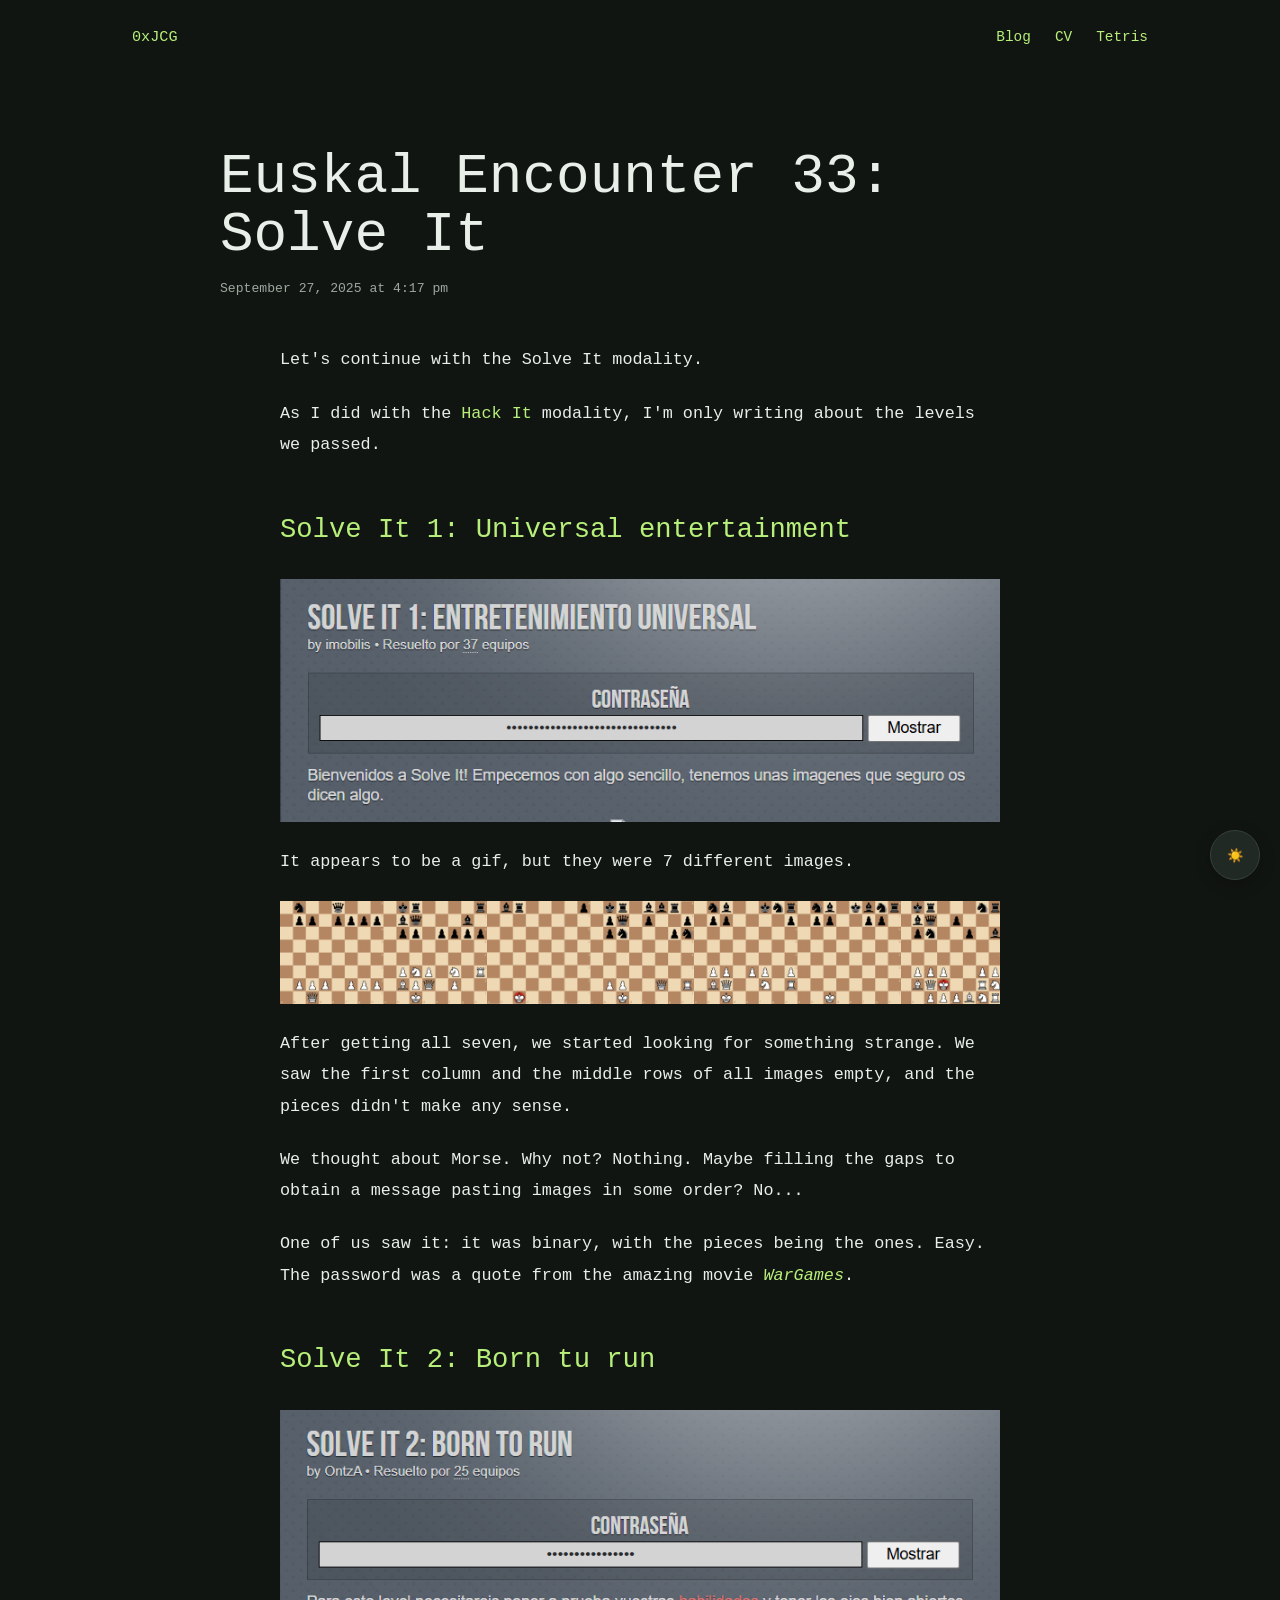
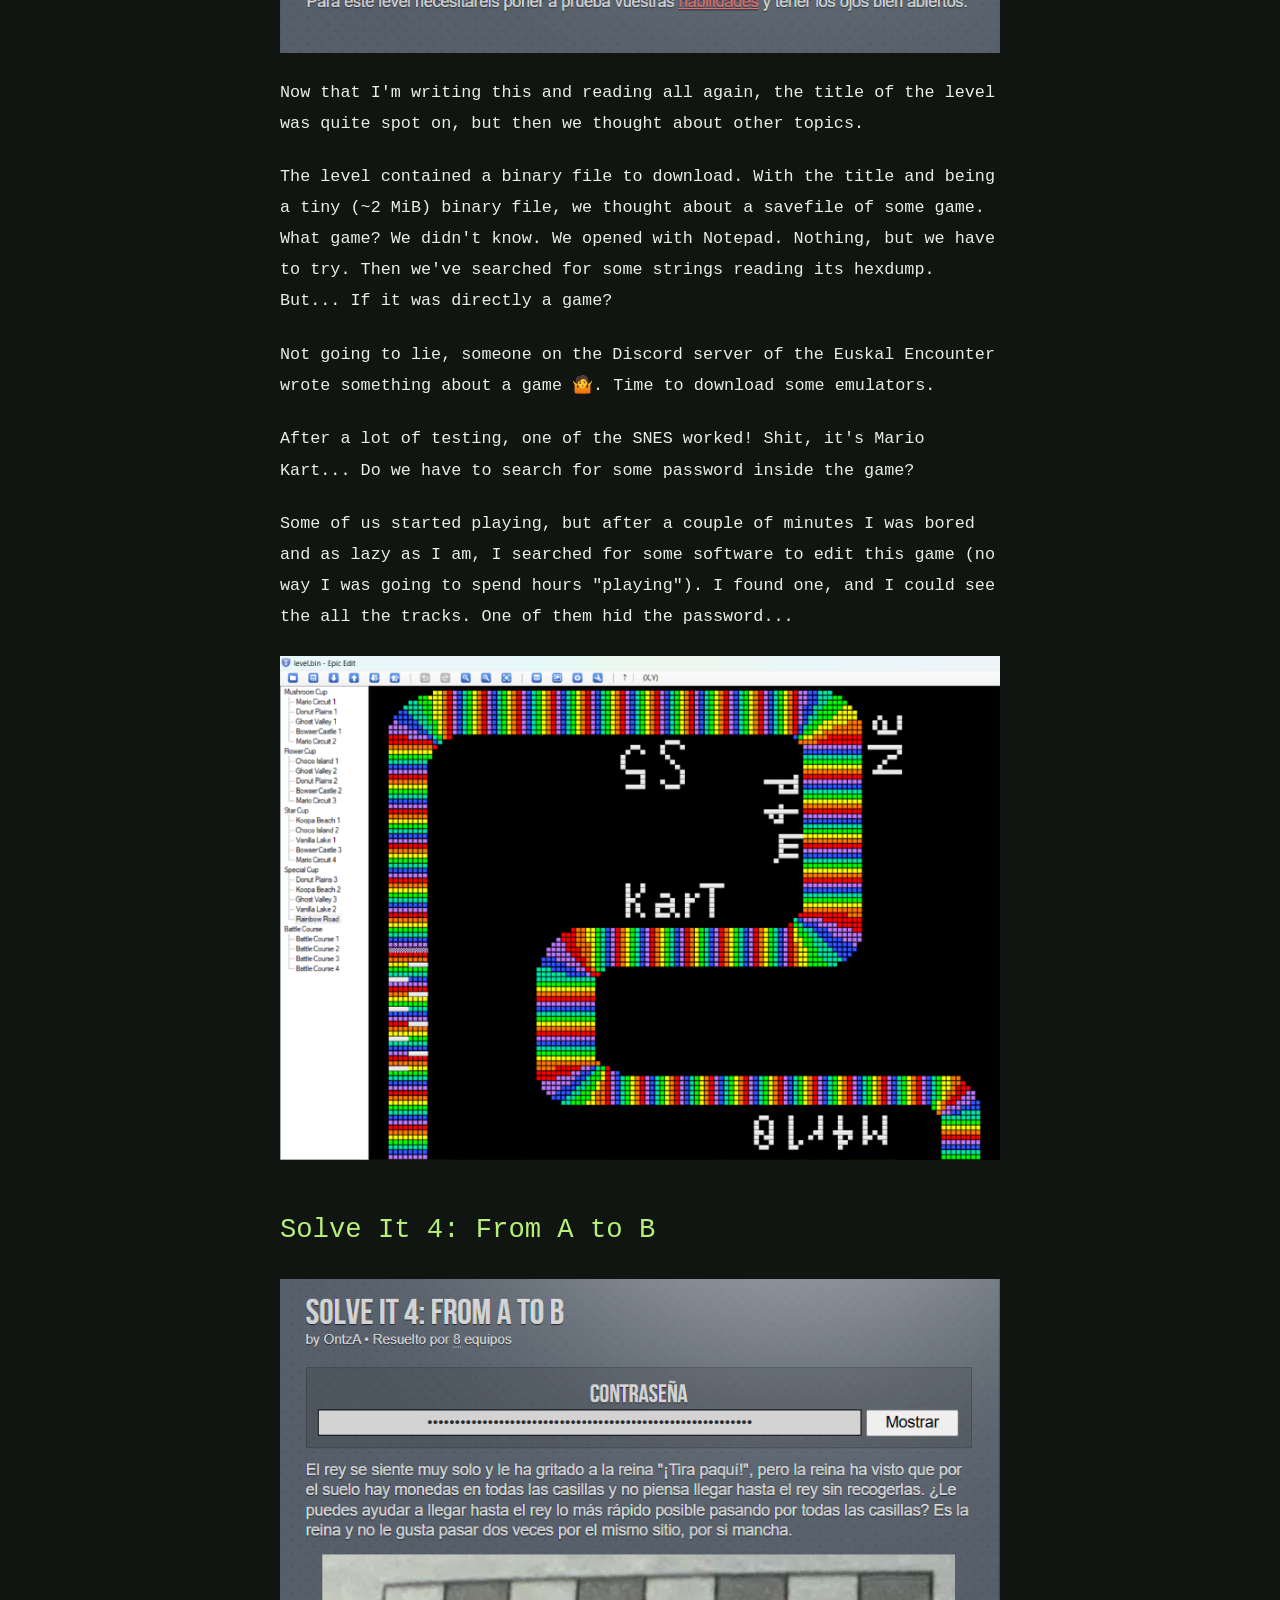
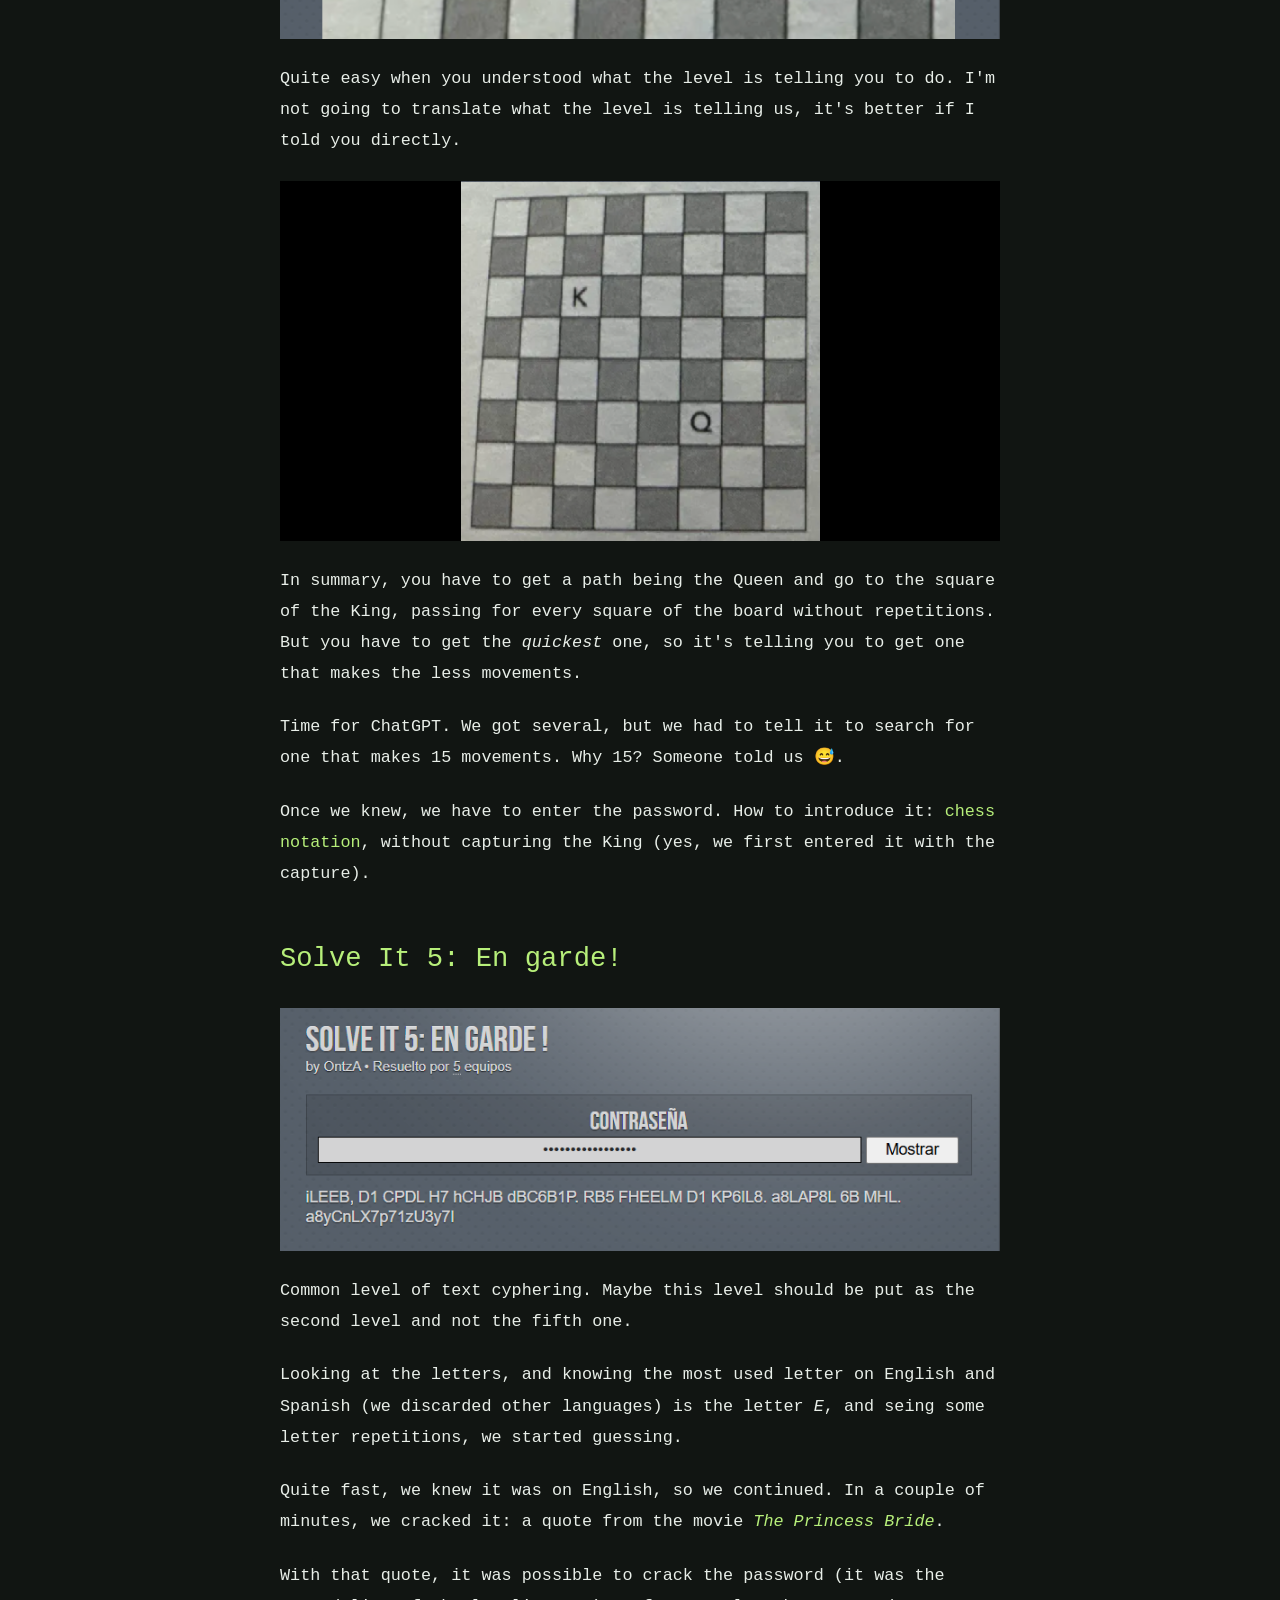
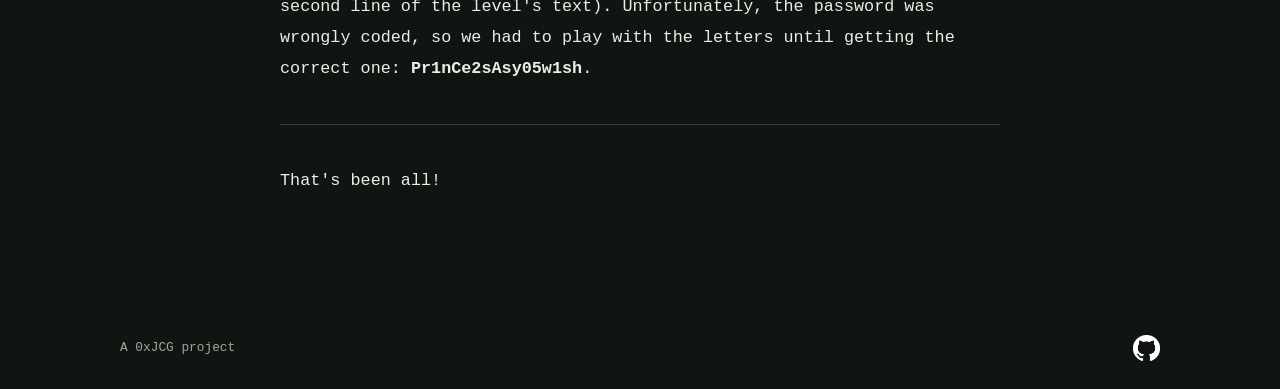
<file: posts/ee33-solveit.html>
<!DOCTYPE html>
<html lang="en">

<head>
    <meta charset="UTF-8">
    <meta name="viewport" content="width=device-width, initial-scale=1.0">
    <title>0xJCG - Euskal Encounter 33: Solve It</title>
    <link rel="icon" href="../favicon.ico" type="image/x-icon">
    <link rel="stylesheet" href="../site.css">
    <script src="../theme.js" defer></script>
</head>

<body>
    <header class="site-header">
        <a class="site-brand" href="../index.html">0xJCG</a>
        <nav class="site-nav" aria-label="Primary">
            <a href="../index.html">Blog</a>
            <a href="../cv.html">CV</a>
            <a href="../tetris/index.html">Tetris</a>
        </nav>
    </header>
    <button class="theme-toggle" type="button" aria-label="Switch to light mode" title="Switch to light mode">☀️</button>

    <main>
        <h1>Euskal Encounter 33: Solve It</h1>
        <p class="post-date"><time datetime="2025-09-27T16:17">September 27, 2025 at 4:17 pm</time></p>

        <article id="post">
            <p>Let's continue with the Solve It modality.</p>
            <p>As I did with the <a href="./ee33-hackit.html" target="_blank" rel="noopener">Hack It</a> modality, I'm
                only writing about the levels
                we passed.</p>
            <h2>Solve It 1: Universal entertainment</h2>
            <img src="../images/ee33-si1.png" alt="Solve It 1 challenge screen with a masked password and a prompt saying its images may contain a message.">
            <p>It appears to be a gif, but they were 7 different images.</p>
            <img src="../images/ee33-si1-images.png" alt="Seven image fragments arranged in a strip, each showing a chessboard-like arrangement of pieces.">
            <p>After getting all seven, we started looking for something strange. We saw the first column and the middle
                rows of all images empty, and the pieces didn't make any sense.</p>
            <p>We thought about Morse. Why not? Nothing. Maybe filling the gaps to obtain a message
                pasting images in some order? No...</p>
            <p>One of us saw it: it was binary, with the pieces being the ones. Easy. The password was a quote from the
                amazing movie <a href="https://www.themoviedb.org/movie/860-wargames" target="_blank"
                    rel="noopener"><em>WarGames</em></a>.</p>
            <h2>Solve It 2: Born tu run</h2>
            <img src="../images/ee33-si2.png" alt="Solve It 2 challenge screen with a masked password and a prompt to test your skills and keep your eyes open.">
            <p>Now that I'm writing this and reading all again, the title of the level was quite spot on, but then we
                thought about other topics.</p>
            <p>The level contained a binary file to download. With the title and being a tiny (~2 MiB) binary file, we
                thought about a savefile of some game. What game? We didn't know. We opened with Notepad. Nothing, but
                we have to try. Then we've searched for some strings reading its hexdump. But... If it was directly a
                game?</p>
            <p>Not going to lie, someone on the Discord server of the Euskal Encounter wrote something about a game
                &#x1F937;.
                Time to download some emulators.</p>
            <p>After a lot of testing, one of the SNES worked! Shit, it's Mario Kart... Do we have to search for some
                password inside the game?</p>
            <p>Some of us started playing, but after a couple of minutes I was bored and as lazy as I am, I searched for
                some software to edit this game (no way I was going to spend hours "playing"). I found one, and I could
                see the all the tracks. One of them hid the password...</p>
            <img src="../images/ee33-si2-track.png" alt="Mario Kart track editor showing a rainbow-colored course with lettering embedded in its layout.">
            <h2>Solve It 4: From A to B</h2>
            <img src="../images/ee33-si4.png" alt="Solve It 4 challenge prompt asking players to guide the queen to the king across the board while collecting coins on every square.">
            <p>Quite easy when you understood what the level is telling you to do. I'm not going to translate what the
                level is telling us, it's better if I told you directly.</p>
            <img src="../images/ee33-si4-board.png" alt="Chessboard diagram with the king marked K near the upper left and the queen marked Q near the center.">
            <p>In summary, you have to get a path being the Queen and go to the square of the King, passing for every
                square of the board without repetitions. But you have to get the <em>quickest</em> one, so it's telling
                you to get one that makes the less movements.</p>
            <p>Time for ChatGPT. We got several, but we had to tell it to search for one that makes 15 movements. Why
                15? Someone told us &#128517;.</p>
            <p>Once we knew, we have to enter the password. How to introduce it: <a
                    href="https://en.wikipedia.org/wiki/Algebraic_notation_(chess)" target="_blank" rel="noopener">chess
                    notation</a>, without capturing the King (yes, we first entered it with the capture).</p>
            <h2>Solve It 5: En garde!</h2>
            <img src="../images/ee33-si5.png" alt="Solve It 5 cipher text: iLEEB, D1 CPDL H7 hCHJB dBC6B1P. RB5 FHEELM D1 KP6IL8. a8LAP8L 6B MHL. a8yCnLX7p71zU3y7.">
            <p>Common level of text cyphering. Maybe this level should be put as the second level and not the fifth one.
            </p>
            <p>Looking at the letters, and knowing the most used letter on English and Spanish (we discarded other
                languages) is the letter <em>E</em>, and seing some letter repetitions, we started guessing.</p>
            <p>Quite fast, we knew it was on English, so we continued. In a couple of minutes, we cracked it: a quote
                from the movie <a href="https://www.themoviedb.org/movie/2493-the-princess-bride" target="_blank"
                    rel="noopener"><em>The Princess Bride</em></a>.</p>
            <p>With that quote, it was possible to crack the password (it was the second line of the level's text).
                Unfortunately, the password was wrongly coded, so we had to play with the letters until getting the
                correct one: <b>Pr1nCe2sAsy05w1sh</b>.</p>
            <hr color="#71ff71">
            <p>That's been all!</p>
        </article>
    </main>

    <footer>
        <p>A 0xJCG project</p>
        <a href="https://github.com/0xJCG/personal-website" target="_blank" rel="noopener"><img
            src="../images/github_logo.png" alt="Go to GitHub to see the blog's source code" /></a>
    </footer>
</body>

</html>
</file>
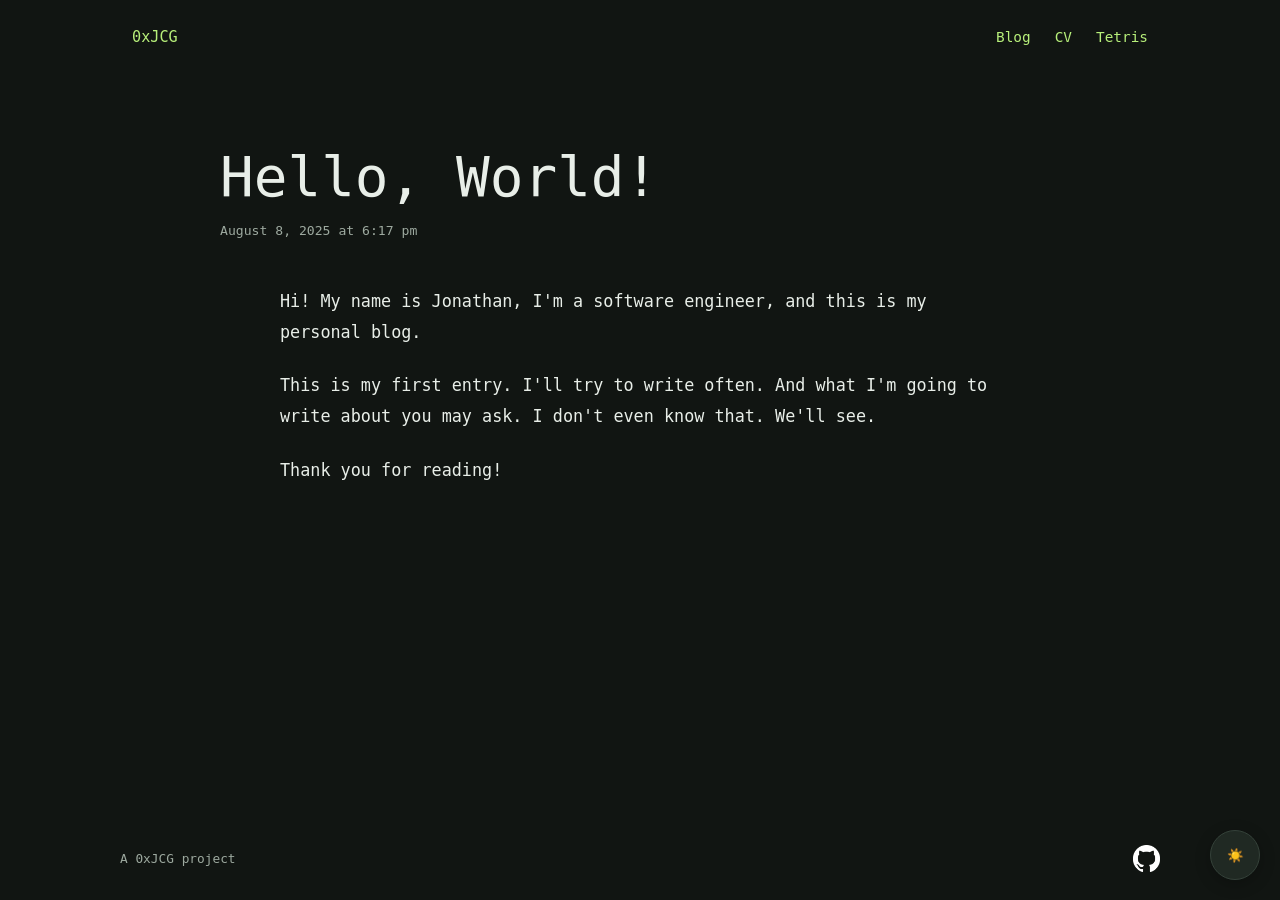
<file: posts/hello-world.html>
<!DOCTYPE html>
<html lang="en">

<head>
  <meta charset="UTF-8">
  <meta name="viewport" content="width=device-width, initial-scale=1.0">
  <title>0xJCG - Hello, World!</title>
  <link rel="icon" href="../favicon.ico" type="image/x-icon">
  <link rel="stylesheet" href="../site.css">
  <script src="../theme.js" defer></script>
</head>

<body>
  <header class="site-header">
    <a class="site-brand" href="../index.html">0xJCG</a>
    <nav class="site-nav" aria-label="Primary">
      <a href="../index.html">Blog</a>
      <a href="../cv.html">CV</a>
      <a href="../tetris/index.html">Tetris</a>
    </nav>
  </header>
  <button class="theme-toggle" type="button" aria-label="Switch to light mode" title="Switch to light mode">☀️</button>

  <main>
    <h1>Hello, World!</h1>
    <p class="post-date"><time datetime="2025-08-08T18:17">August 8, 2025 at 6:17 pm</time></p>

    <article id="post">
      <p>Hi! My name is Jonathan, I'm a software engineer, and this is my personal blog.</p>
      <p>This is my first entry. I'll try to write often. And what I'm going to write about you may ask. I don't even
        know that. We'll see.</p>
      <p>Thank you for reading!</p>
    </article>
  </main>

  <footer>
    <p>A 0xJCG project</p>
    <a href="https://github.com/0xJCG/personal-website" target="_blank" rel="noopener"><img
      src="../images/github_logo.png" alt="Go to GitHub to see the blog's source code" /></a>
  </footer>
</body>

</html>
</file>
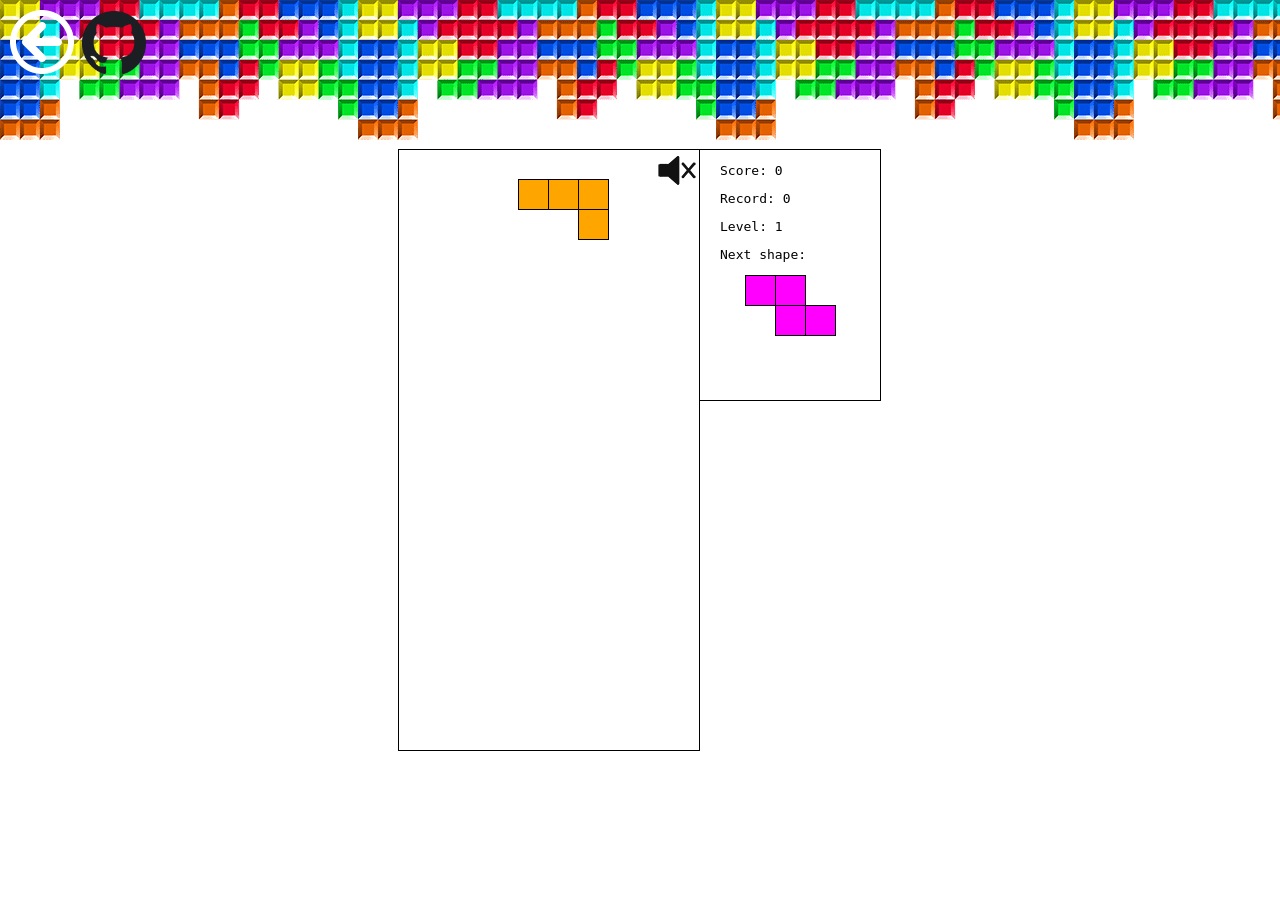
<file: tetris/single.html>
<!DOCTYPE html>
<html lang="en">

<head>
  <meta charset="UTF-8">
  <meta name="viewport" content="width=device-width, initial-scale=1.0">
  <title>0xJCG - Tetris</title>
  <link rel="icon" href="../favicon.ico" type="image/x-icon">
  <style>
    html,
    body {
      background-image: url("images/bg-tetris.png");
      background-repeat: repeat-x;
      font-family: monospace;
      margin: 0;
      padding: 0;
      height: 100%;
    }

    #container {
      min-height: 100%;
      position: relative;
    }

    header {
      padding: 10px;
    }

    header img {
      width: 64px;
    }

    #content {
      height: 602px;
      left: 50%;
      margin-left: -242px;
      margin-top: -301px;
      position: absolute;
      top: 50%;
      width: 484px;
    }

    #canvas {
      border: 1px solid #000000;
      float: left;
    }

    #images {
      margin: 0 auto;
      position: absolute;
    }

    #pause {
      margin: 0 auto;
      position: absolute;
    }

    #mute,
    #sound {
      margin: 1px 259px auto;
      position: absolute;
    }

    #data {
      background-color: #FFFFFF;
      border-bottom: 1px solid #000000;
      border-right: 1px solid #000000;
      border-top: 1px solid #000000;
      height: 250px;
      margin: 0 302px auto;
      position: absolute;
      width: 180px;
    }

    #data p {
      margin-left: 20px;
    }

    #shape {
      display: block;
      margin: 0 auto;
    }
  </style>
</head>

<body>
  <header>
    <a href="index.html"><img src="images/back.png" alt="Return to main page" /></a>
    <a href="https://github.com/0xJCG/dawe-html5-tetris" target="_blank" rel="noopener"><img
        src="images/github_logo.png" alt="Go to GitHub to see the game's source code" /></a>
  </header>

  <div id="content">
    <canvas id="canvas" width="300" height="600"></canvas>
    <div id="images">
      <img id="pause" src="images/pause.png" alt="Pause" onClick="window.location.reload()" />
      <img id="mute" src="images/no_sound.png" alt="Mute" />
      <img id="sound" src="images/sound.png" alt="Sound" />
    </div>
    <div id="data">
      <p>
        Score:
        <span id="score">0</span>
      </p>
      <p>
        Record:
        <span id="record">0</span>
      </p>
      <p>
        Level:
        <span id="level">1</span>
      </p>
      <p>
        Next shape:
      </p>
      <img src="" alt="" id="shape" />
    </div>
  </div>

  <script src="js/tetris-min.js"></script>
  <script>
    function load_music() {
      background_audio = new Audio("sounds/tetris.mp3");
      background_audio.loop = !0;
      background_audio.volume = .2;
      background_audio.muted;
      levelup_audio = new Audio("sounds/levelup.mp3");
      levelup_audio.load();
      levelup_audio.volume = .7;
      rotate_audio = new Audio("sounds/rotate.mp3");
      rotate_audio.load();
      rotate_audio.volume = .7;
      gameover_audio = new Audio("sounds/gameover.mp3");
      gameover_audio.load();
      gameover_audio.volume = .5;
      linekill_audio = new Audio("sounds/linekill.mp3");
      linekill_audio.load();
      linekill_audio.volume = .7;
      falldown_audio = new Audio("sounds/falldown.mp3");
      falldown_audio.load();
      falldown_audio.volume = .7;
      pause_audio = new Audio("sounds/pause.mp3");
      pause_audio.load();
      pause_audio.volume = .7;
      background_audio.addEventListener("canplaythrough", is_music_ready());
    }

    function is_music_ready() {
      clear_canvas();
    }

    function clear_canvas() {
      ctx.fillStyle = "white";
      ctx.fillRect(0, 0, canvas.width, canvas.height);

      game = new Tetris;
      game.game_muted = !0;
      game.init()
    }

    var canvas = document.getElementById("canvas");
    ctx = canvas.getContext("2d");
    record = localStorage.getItem("tetris_record");
    record ? document.getElementById("record").innerHTML = record : document.getElementById("record").innerHTML = 0;

    var background_audio, levelup_audio, rotate_audio, gameover_audio, linekill_audio, falldown_audio, pause_audio, game;

    document.getElementById("sound").setAttribute("style", "display: none");
    document.getElementById("pause").setAttribute("style", "display: none");

    var loading_background = new Image;
    loading_background.src = "images/loading.png", loading_background.onload = function () {
      ctx.drawImage(loading_background, 0, 0);
      load_music();
    };
  </script>
</body>

</html>
</file>
<file: site.css>
:root {
  color-scheme: dark;
  --page: #111512;
  --surface: #191f1b;
  --surface-raised: #202923;
  --text: #e8eee8;
  --muted: #9da99f;
  --line: #35423a;
  --accent: #b7ef7a;
  --accent-strong: #f09a72;
  --focus: #e9ba62;
}

:root[data-theme="light"] {
  color-scheme: light;
  --page: #f4f5ef;
  --surface: #ffffff;
  --surface-raised: #e8ede5;
  --text: #1d2921;
  --muted: #59685d;
  --line: #ccd5ca;
  --accent: #3d6d36;
  --accent-strong: #a64e32;
  --focus: #885a00;
}

* {
  box-sizing: border-box;
}

html {
  background: var(--page);
}

body {
  min-height: 100vh;
  margin: 0;
  display: flex;
  flex-direction: column;
  background-color: var(--page);
  color: var(--text);
  font-family: monospace;
  line-height: 1.65;
  transition: background-color 180ms ease, color 180ms ease;
}

a {
  color: var(--accent);
  text-decoration: none;
  transition: color 150ms ease;
}

a:hover {
  color: var(--accent-strong);
}

a:focus-visible,
button:focus-visible {
  outline: 2px solid var(--focus);
  outline-offset: 4px;
}

.site-header {
  width: min(100% - 48px, 1040px);
  min-height: 76px;
  margin: 0 auto;
  display: flex;
  align-items: center;
  justify-content: space-between;
  gap: 30px;
  padding: 0 12px;
  background: var(--page);
}

.site-brand {
  font-size: 0.95rem;
  font-weight: 500;
  letter-spacing: 0;
}

.site-nav {
  display: flex;
  align-items: center;
  gap: 24px;
  margin-left: auto;
}

.site-nav a {
  margin: 0;
  font-size: 0.9rem;
}

.site-nav a[aria-current="page"] {
  font-weight: 700;
}

.theme-toggle {
  position: fixed;
  right: max(20px, env(safe-area-inset-right));
  bottom: max(20px, env(safe-area-inset-bottom));
  z-index: 10;
  width: 50px;
  height: 50px;
  padding: 0;
  border: 1px solid var(--line);
  border-radius: 50%;
  background: var(--surface-raised);
  color: var(--text);
  box-shadow: 0 4px 16px rgb(0 0 0 / 24%);
  font: 1.2rem;
  cursor: pointer;
  transition: transform 150ms ease, border-color 150ms ease, color 150ms ease;
}

.theme-toggle:hover {
  transform: translateY(-2px);
  border-color: var(--accent);
  color: var(--accent);
}

main {
  display: block;
  flex: 1;
  width: min(100% - 48px, 840px);
  margin: 0 auto;
  padding: 72px 0 96px;
  text-align: left;
}

main > h1 {
  max-width: 760px;
  margin: 0;
  color: var(--text);
  font-size: clamp(2rem, 6vw, 3.5rem);
  font-weight: 500;
  line-height: 1.04;
}

main > .page-subtitle,
main > .post-date {
  margin: 14px 0 44px;
  color: var(--muted);
  font-size: 0.82rem;
  font-weight: 400;
}

h2 {
  margin: 0 0 24px;
  color: var(--text);
  font-size: 1.8rem;
  font-weight: 500;
}

h3 {
  line-height: 1.45;
}

.post-list {
  margin: 48px 0 0;
  padding: 0;
  list-style: none;
  counter-reset: post 4;
}

.post-item {
  counter-increment: post -1;
}

.post-item a {
  min-height: 82px;
  display: grid;
  grid-template-columns: 52px 1fr 22px;
  align-items: center;
  gap: 18px;
  font-size: 1.35rem;
}

.post-item a::before {
  content: '0' counter(post);
  color: var(--muted);
  font: 0.72rem;
}

.cv,
.data {
  width: 100%;
  margin-top: 68px;
}

.cv h2,
.data h2 {
  padding-bottom: 13px;
}

.timeline-group {
  margin-bottom: 40px;
}

.timeline-heading {
  display: flex;
  align-items: baseline;
  justify-content: space-between;
  flex-wrap: wrap;
  gap: 4px 20px;
  margin-bottom: 18px;
}

.timeline-name {
  margin: 0;
  font-size: 1.2rem;
  font-weight: 600;
}

.timeline-period {
  margin: 0;
  color: var(--muted);
  font-size: 0.75rem;
}

.timeline-items {
  position: relative;
  margin-left: 6px;
  padding-left: 18px;
  border-left: 1px solid var(--line);
}

.timeline-item {
  position: relative;
}

.timeline-item::before {
  position: absolute;
  top: 7px;
  left: -23px;
  width: 7px;
  height: 7px;
  border-radius: 50%;
  background: var(--accent-strong);
  content: '';
}

.timeline-item + .timeline-item {
  margin-top: 24px;
}

.date {
  margin: 0 0 6px;
  color: var(--accent);
  font: 0.75rem;
}

.position {
  margin: 0 0 7px;
  color: var(--text);
  font-size: 1.08rem;
  font-weight: 600;
}

.description,
.techs {
  margin: 0 0 8px;
  color: var(--muted);
}

.techs {
  font-size: 0.78rem;
  line-height: 1.8;
}

.link {
  margin-bottom: 12px;
}

.profile h3 {
  margin: 0;
  font-size: 0.95rem;
  font-weight: 500;
  overflow-wrap: anywhere;
}

#post {
  max-width: 720px;
  margin: 0 auto;
  color: var(--text);
  font-size: 1.05rem;
  line-height: 1.85;
}

#post h2 {
  margin: 2.8rem 0 0.8rem;
  color: var(--accent);
  font-size: 1.7rem;
  font-weight: 500;
}

#post p {
  margin: 0 0 1.4rem;
}

#post img {
  display: block;
  max-width: 100%;
  height: auto;
  margin: 24px auto;
}

#post pre {
  max-width: 100%;
  overflow-x: auto;
  padding: 16px;
  background: var(--surface);
  color: var(--text);
}

#post hr {
  margin: 40px 0;
  border: 0;
  border-top: 1px solid var(--line);
}

footer {
  width: min(100% - 48px, 1040px);
  margin: 0 auto;
  padding: 20px 0 28px;
  display: flex;
  justify-content: space-between;
  align-items: center;
  color: var(--muted);
  font-size: 0.8rem;
}

footer p {
  margin: 0;
}

footer img {
  display: block;
  width: 27px;
  height: 27px;
  object-fit: contain;
}

@media (max-width: 600px) {
  .site-header {
    width: min(100% - 32px, 1040px);
    min-height: 68px;
    gap: 14px;
  }

  .site-nav {
    gap: 14px;
  }

  .site-nav a {
    font-size: 0.82rem;
  }

  .theme-toggle {
    right: max(16px, env(safe-area-inset-right));
    bottom: max(16px, env(safe-area-inset-bottom));
  }

  main {
    width: min(100% - 40px, 840px);
    padding: 52px 0 72px;
  }

  main > .page-subtitle,
  main > .post-date {
    margin-bottom: 34px;
  }

  .post-item a {
    grid-template-columns: 34px 1fr 18px;
    gap: 12px;
    font-size: 1.12rem;
  }

  footer {
    width: min(100% - 40px, 1040px);
  }
}

@media print {
  :root,
  :root[data-theme="light"] {
    color-scheme: light;
    --page: #fff;
    --surface: #fff;
    --surface-raised: #eee;
    --text: #111;
    --muted: #444;
    --line: #bbb;
    --accent: #111;
    --accent-strong: #111;
    --focus: #111;
  }

  .site-header,
  footer,
  .theme-toggle {
    display: none;
  }

  main {
    width: 100%;
    padding: 0;
  }
}
</file>
